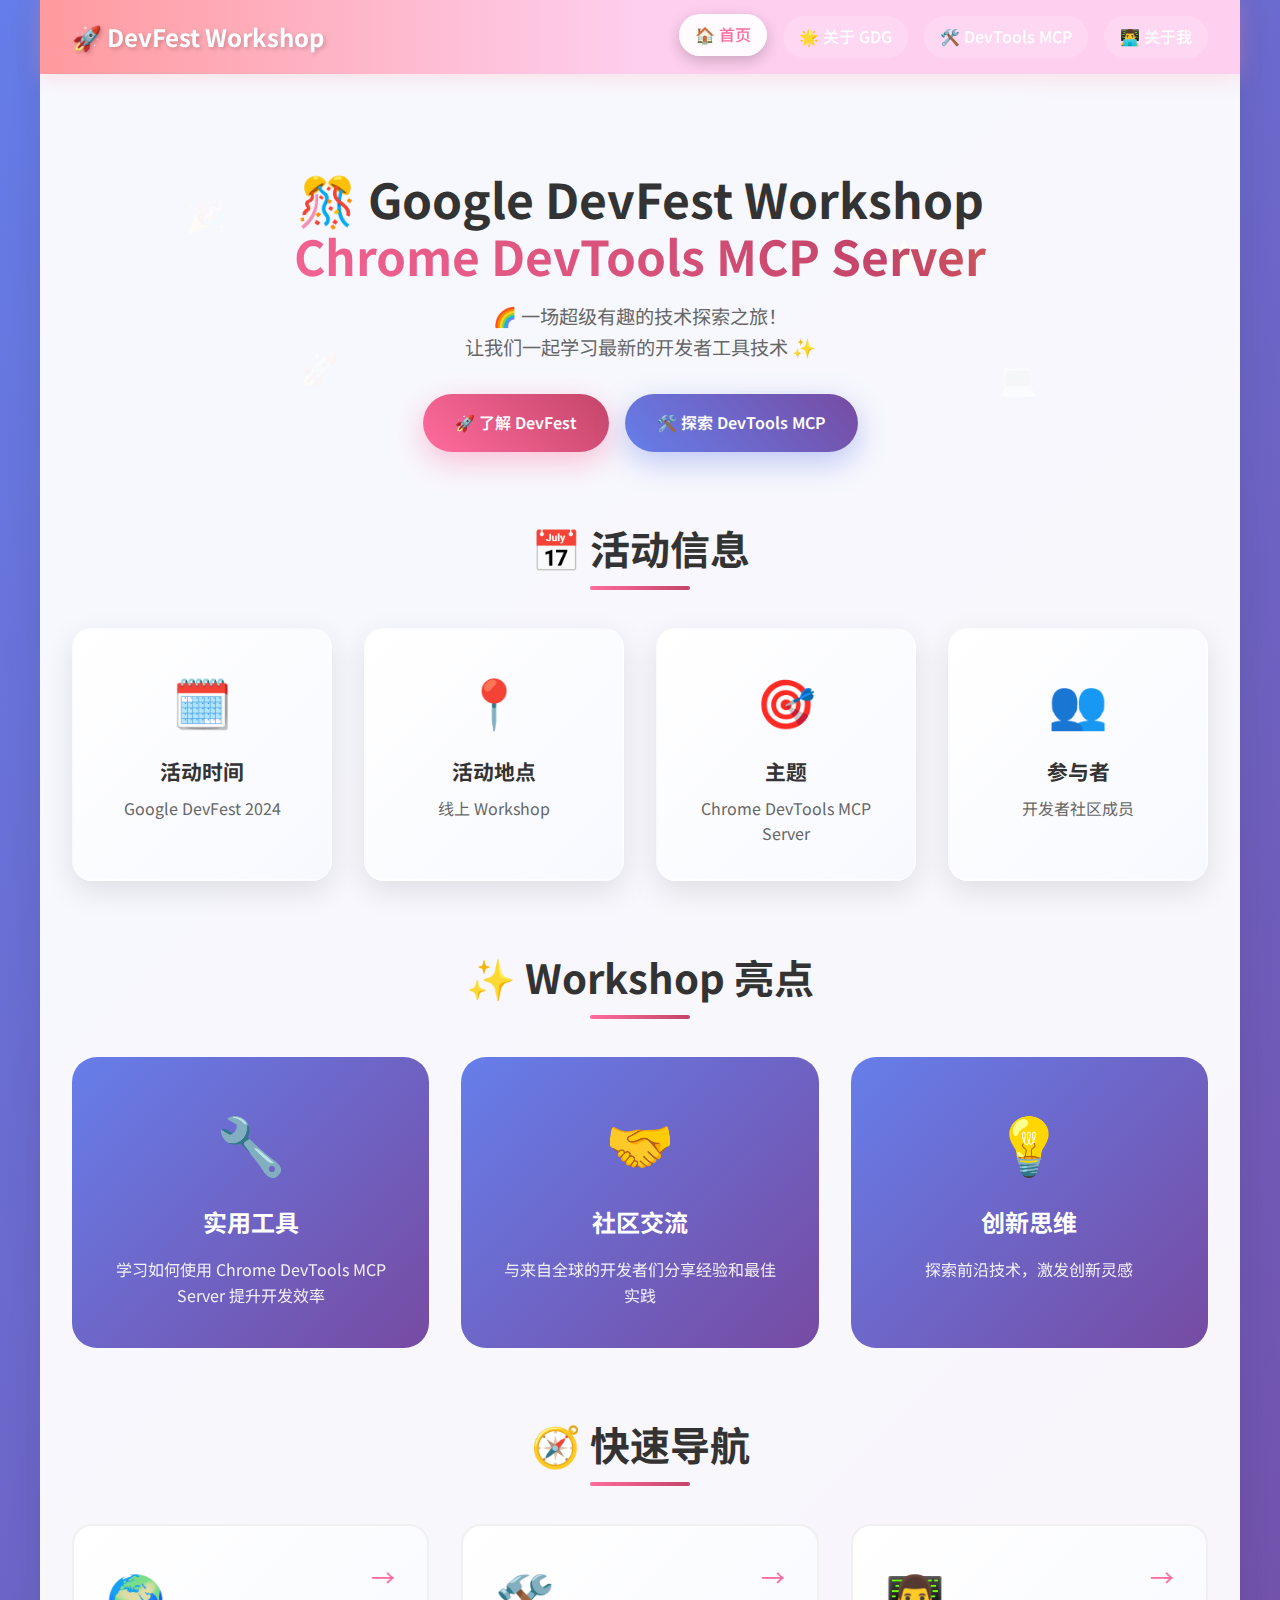
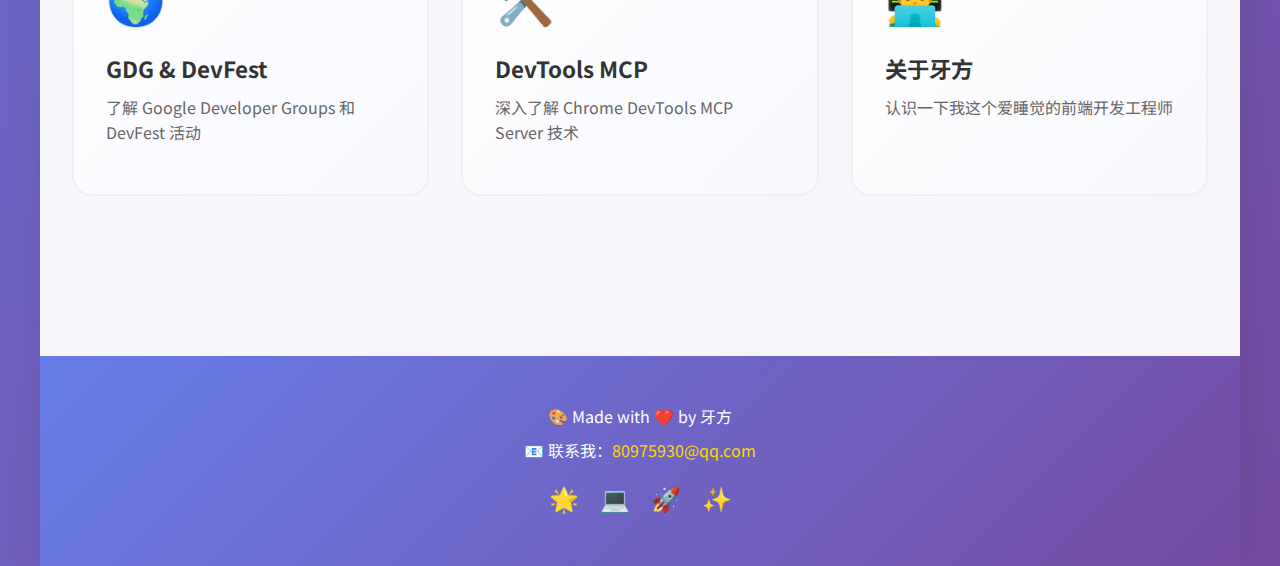
<file: index.html>
<!DOCTYPE html>
<html lang="zh-CN">
<head>
    <meta charset="UTF-8">
    <meta name="viewport" content="width=device-width, initial-scale=1.0">
    <title>🎉 Google DevFest Workshop - Chrome DevTools MCP Server</title>
    <link rel="stylesheet" href="styles.css">
    <link href="https://fonts.googleapis.com/css2?family=Noto+Sans+SC:wght@300;400;500;700&display=swap" rel="stylesheet">
</head>
<body>
    <div class="container">
        <!-- 导航栏 -->
        <nav class="navbar">
            <div class="nav-brand">
                <span class="logo">🚀 DevFest Workshop</span>
            </div>
            <div class="nav-links">
                <a href="index.html" class="nav-link active">🏠 首页</a>
                <a href="gdg.html" class="nav-link">🌟 关于 GDG</a>
                <a href="devtools.html" class="nav-link">🛠️ DevTools MCP</a>
                <a href="profile.html" class="nav-link">👨‍💻 关于我</a>
            </div>
        </nav>

        <!-- 主要内容 -->
        <main class="main-content">
            <!-- 英雄区域 -->
            <section class="hero">
                <div class="hero-content">
                    <h1 class="hero-title">
                        🎊 Google DevFest Workshop
                        <br>
                        <span class="gradient-text">Chrome DevTools MCP Server</span>
                    </h1>
                    <p class="hero-subtitle">
                        🌈 一场超级有趣的技术探索之旅！
                        <br>
                        让我们一起学习最新的开发者工具技术 ✨
                    </p>
                    <div class="hero-buttons">
                        <a href="gdg.html" class="btn btn-primary">🚀 了解 DevFest</a>
                        <a href="devtools.html" class="btn btn-secondary">🛠️ 探索 DevTools MCP</a>
                    </div>
                </div>
                <div class="hero-emoji">
                    <div class="floating-emoji">🎉</div>
                    <div class="floating-emoji">💻</div>
                    <div class="floating-emoji">🌟</div>
                    <div class="floating-emoji">🚀</div>
                    <div class="floating-emoji">✨</div>
                </div>
            </section>

            <!-- 活动信息 -->
            <section class="event-info">
                <h2 class="section-title">📅 活动信息</h2>
                <div class="info-grid">
                    <div class="info-card">
                        <div class="card-icon">🗓️</div>
                        <h3>活动时间</h3>
                        <p>Google DevFest 2024</p>
                    </div>
                    <div class="info-card">
                        <div class="card-icon">📍</div>
                        <h3>活动地点</h3>
                        <p>线上 Workshop</p>
                    </div>
                    <div class="info-card">
                        <div class="card-icon">🎯</div>
                        <h3>主题</h3>
                        <p>Chrome DevTools MCP Server</p>
                    </div>
                    <div class="info-card">
                        <div class="card-icon">👥</div>
                        <h3>参与者</h3>
                        <p>开发者社区成员</p>
                    </div>
                </div>
            </section>

            <!-- 亮点介绍 -->
            <section class="highlights">
                <h2 class="section-title">✨ Workshop 亮点</h2>
                <div class="highlights-grid">
                    <div class="highlight-card">
                        <div class="highlight-icon">🔧</div>
                        <h3>实用工具</h3>
                        <p>学习如何使用 Chrome DevTools MCP Server 提升开发效率</p>
                    </div>
                    <div class="highlight-card">
                        <div class="highlight-icon">🤝</div>
                        <h3>社区交流</h3>
                        <p>与来自全球的开发者们分享经验和最佳实践</p>
                    </div>
                    <div class="highlight-card">
                        <div class="highlight-icon">💡</div>
                        <h3>创新思维</h3>
                        <p>探索前沿技术，激发创新灵感</p>
                    </div>
                </div>
            </section>

            <!-- 快速导航 -->
            <section class="quick-nav">
                <h2 class="section-title">🧭 快速导航</h2>
                <div class="nav-cards">
                    <a href="gdg.html" class="nav-card">
                        <div class="nav-card-icon">🌍</div>
                        <h3>GDG & DevFest</h3>
                        <p>了解 Google Developer Groups 和 DevFest 活动</p>
                        <span class="nav-arrow">→</span>
                    </a>
                    <a href="devtools.html" class="nav-card">
                        <div class="nav-card-icon">🛠️</div>
                        <h3>DevTools MCP</h3>
                        <p>深入了解 Chrome DevTools MCP Server 技术</p>
                        <span class="nav-arrow">→</span>
                    </a>
                    <a href="profile.html" class="nav-card">
                        <div class="nav-card-icon">👨‍💻</div>
                        <h3>关于牙方</h3>
                        <p>认识一下我这个爱睡觉的前端开发工程师</p>
                        <span class="nav-arrow">→</span>
                    </a>
                </div>
            </section>
        </main>

        <!-- 页脚 -->
        <footer class="footer">
            <div class="footer-content">
                <p>🎨 Made with ❤️ by 牙方</p>
                <p>📧 联系我：<a href="mailto:80975930@qq.com">80975930@qq.com</a></p>
                <div class="footer-emojis">
                    <span>🌟</span>
                    <span>💻</span>
                    <span>🚀</span>
                    <span>✨</span>
                </div>
            </div>
        </footer>
    </div>
</body>
</html>
</file>
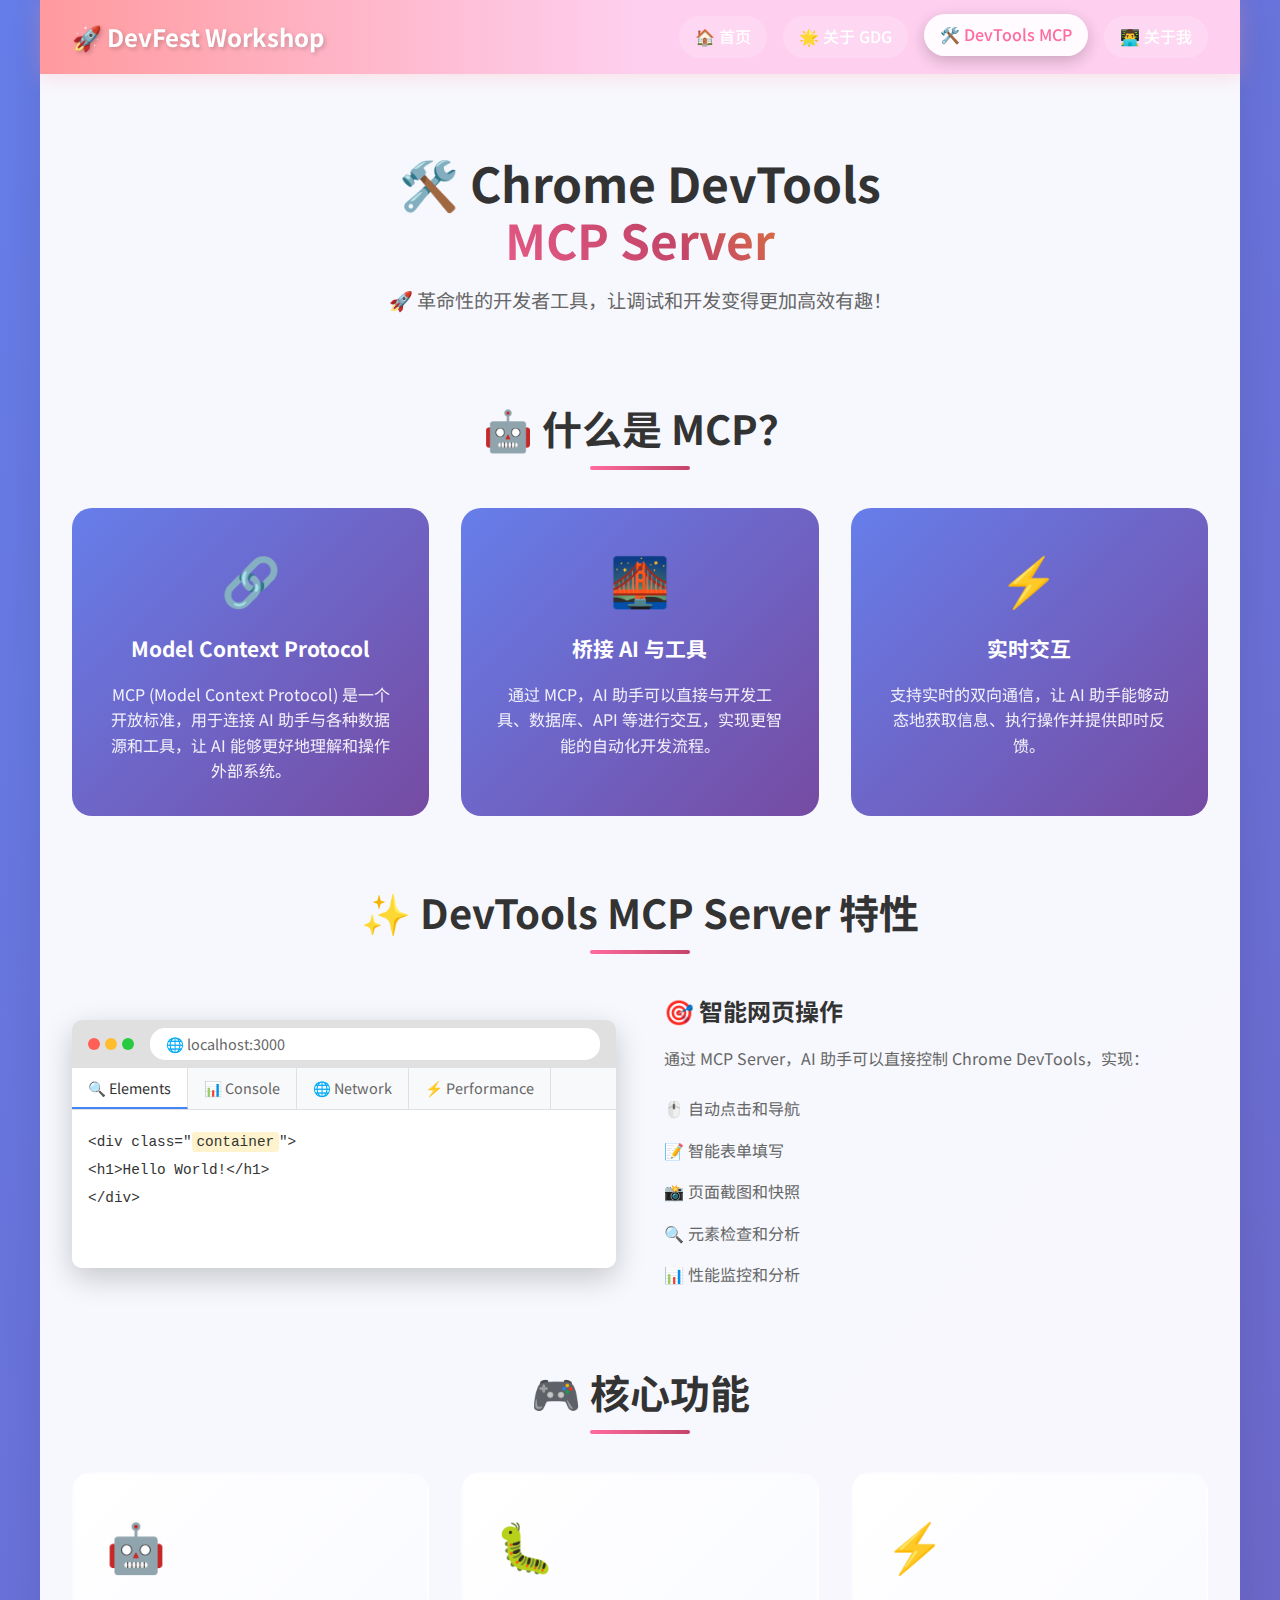
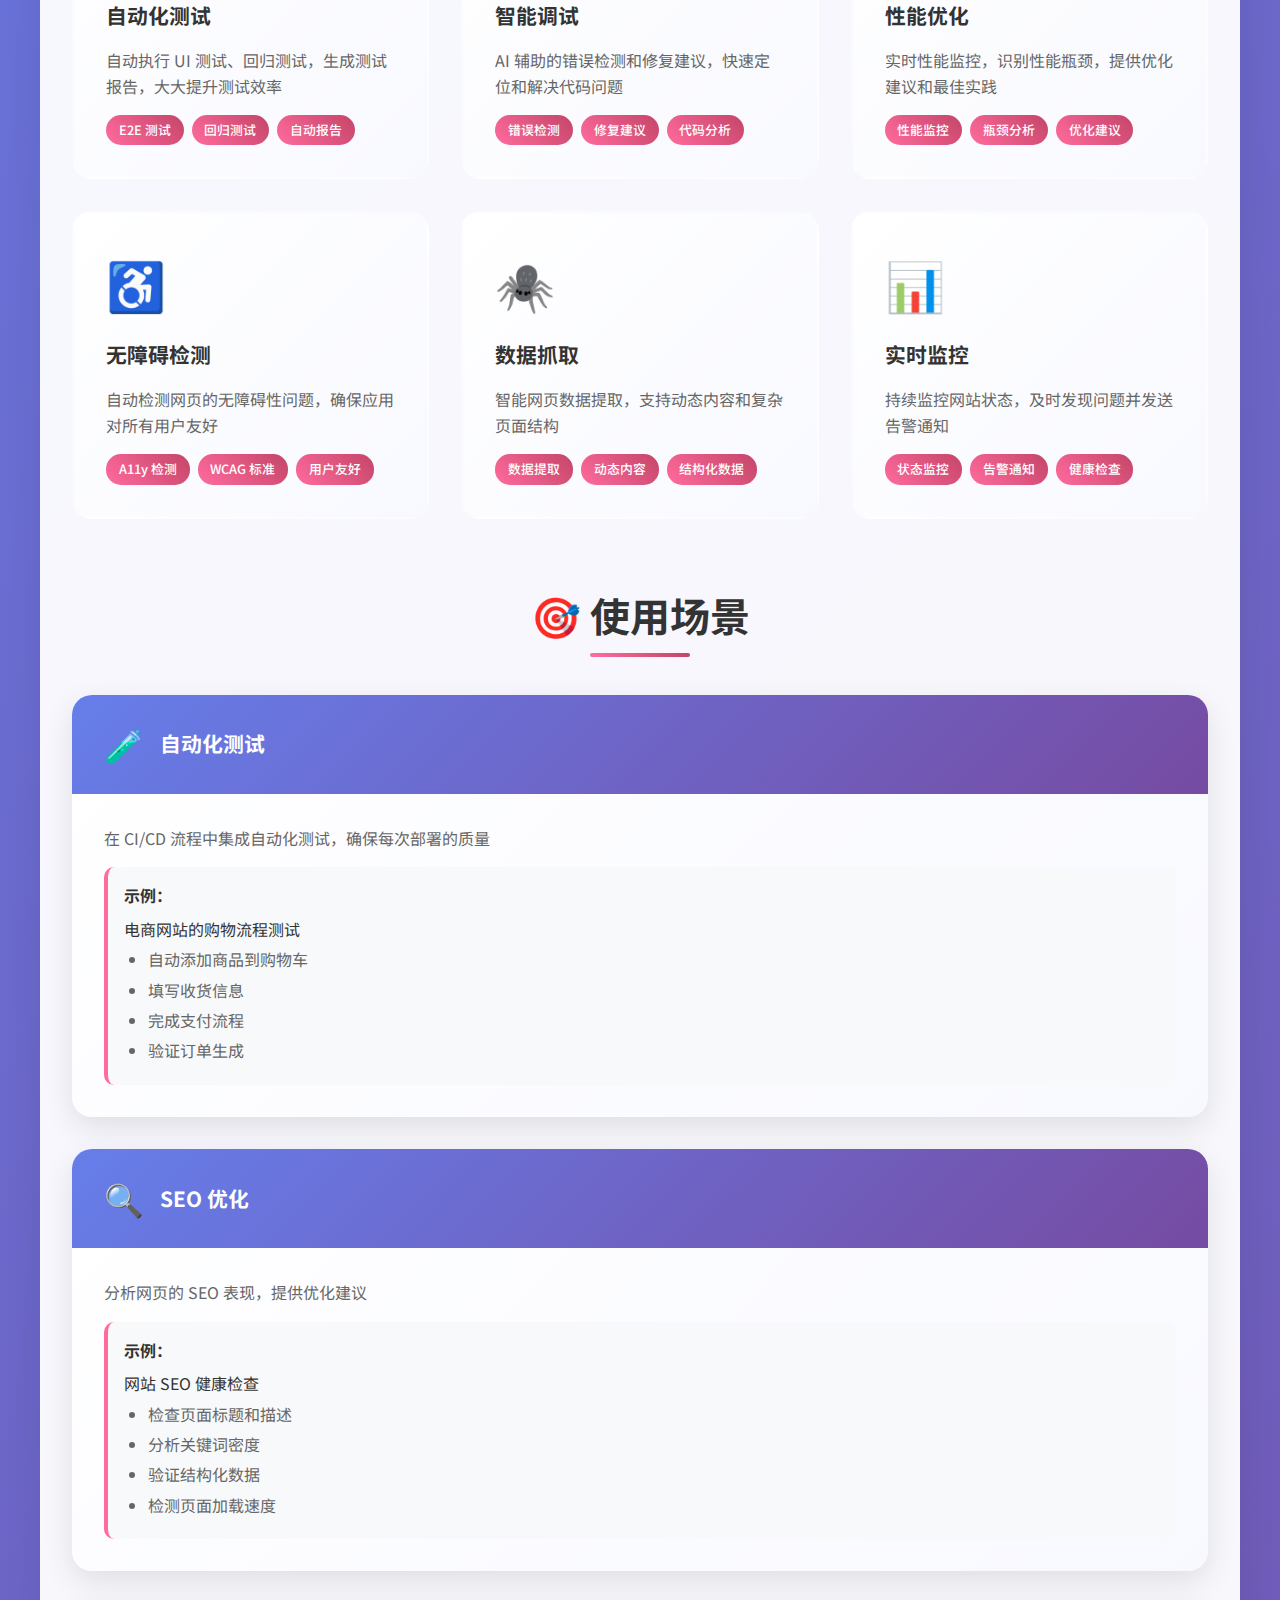
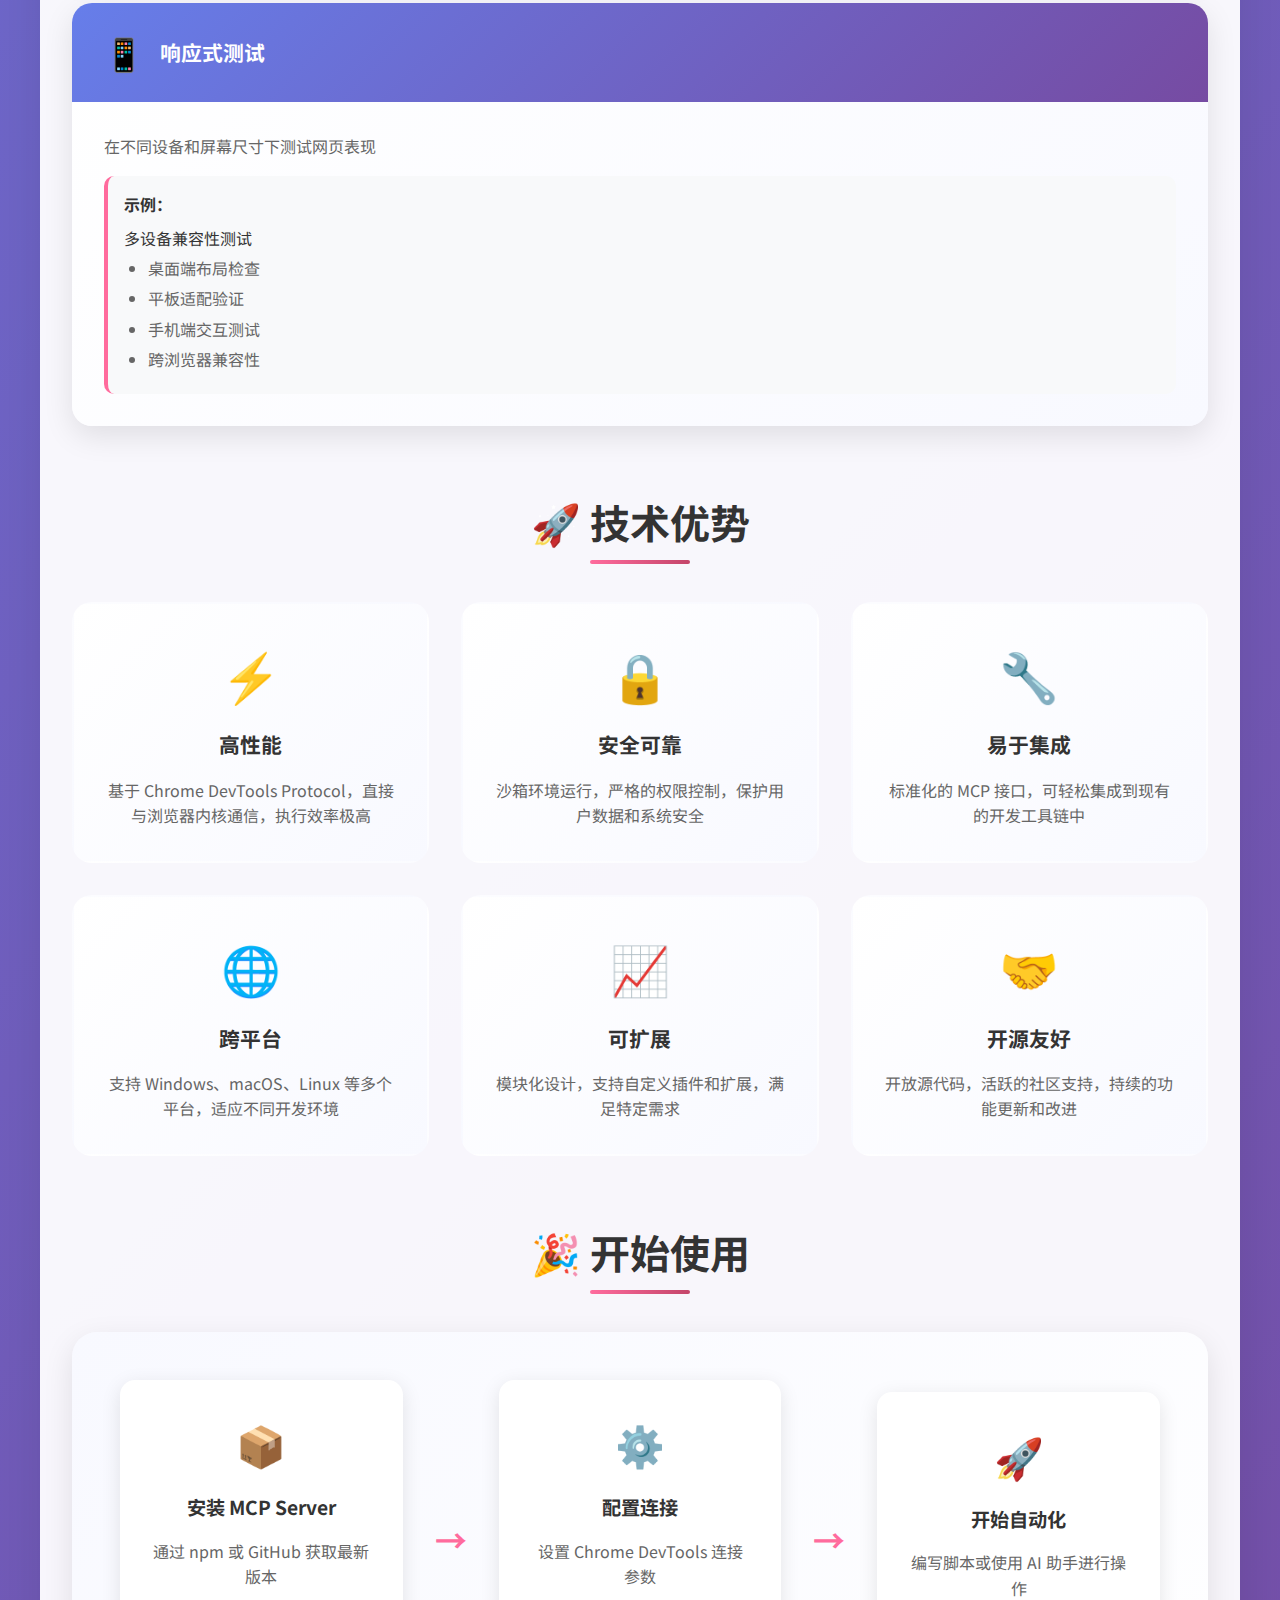
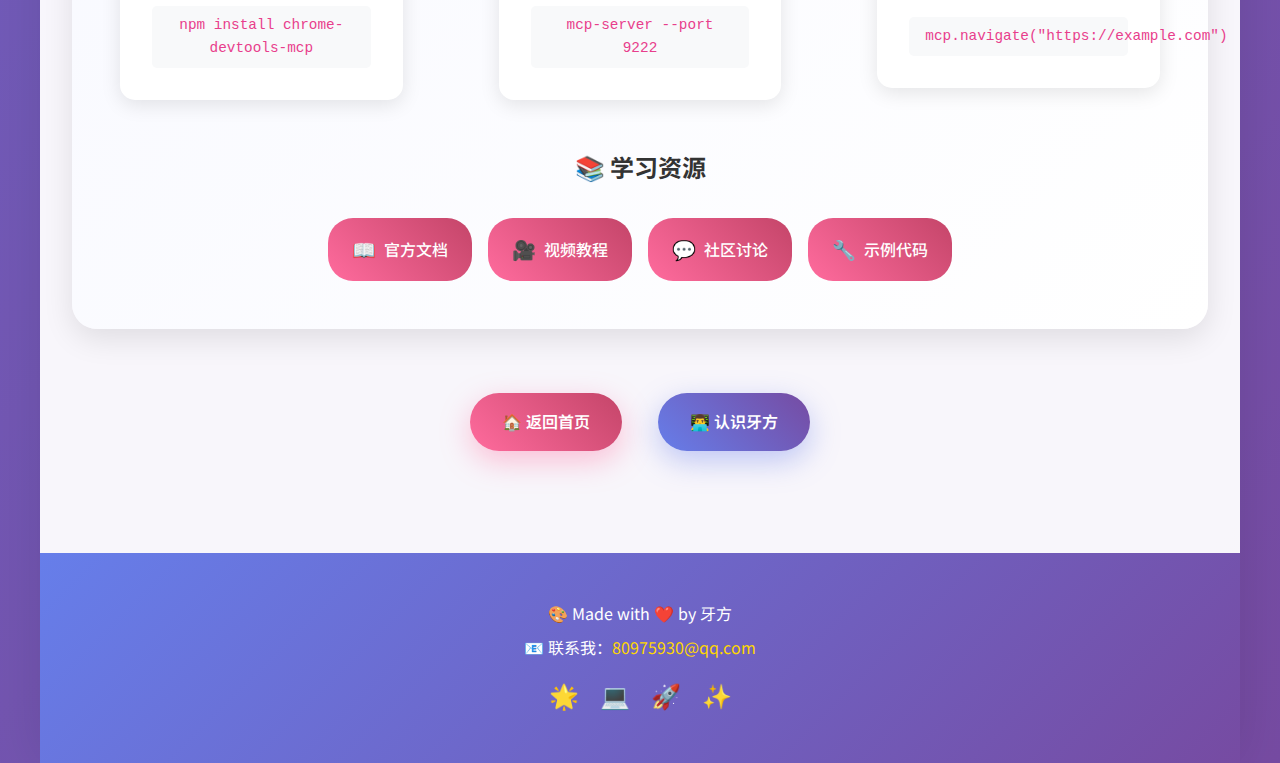
<file: devtools.html>
<!DOCTYPE html>
<html lang="zh-CN">
<head>
    <meta charset="UTF-8">
    <meta name="viewport" content="width=device-width, initial-scale=1.0">
    <title>🛠️ Chrome DevTools MCP Server - 强大的开发者工具</title>
    <link rel="stylesheet" href="styles.css">
    <link href="https://fonts.googleapis.com/css2?family=Noto+Sans+SC:wght@300;400;500;700&display=swap" rel="stylesheet">
</head>
<body>
    <div class="container">
        <!-- 导航栏 -->
        <nav class="navbar">
            <div class="nav-brand">
                <span class="logo">🚀 DevFest Workshop</span>
            </div>
            <div class="nav-links">
                <a href="index.html" class="nav-link">🏠 首页</a>
                <a href="gdg.html" class="nav-link">🌟 关于 GDG</a>
                <a href="devtools.html" class="nav-link active">🛠️ DevTools MCP</a>
                <a href="profile.html" class="nav-link">👨‍💻 关于我</a>
            </div>
        </nav>

        <!-- 主要内容 -->
        <main class="main-content">
            <!-- 页面标题 -->
            <section class="page-header">
                <h1 class="page-title">
                    🛠️ Chrome DevTools
                    <br>
                    <span class="gradient-text">MCP Server</span>
                </h1>
                <p class="page-subtitle">
                    🚀 革命性的开发者工具，让调试和开发变得更加高效有趣！
                </p>
            </section>

            <!-- MCP 简介 -->
            <section class="content-section">
                <h2 class="section-title">🤖 什么是 MCP？</h2>
                <div class="mcp-intro">
                    <div class="intro-content">
                        <div class="intro-card">
                            <div class="card-icon">🔗</div>
                            <h3>Model Context Protocol</h3>
                            <p>MCP (Model Context Protocol) 是一个开放标准，用于连接 AI 助手与各种数据源和工具，让 AI 能够更好地理解和操作外部系统。</p>
                        </div>
                        <div class="intro-card">
                            <div class="card-icon">🌉</div>
                            <h3>桥接 AI 与工具</h3>
                            <p>通过 MCP，AI 助手可以直接与开发工具、数据库、API 等进行交互，实现更智能的自动化开发流程。</p>
                        </div>
                        <div class="intro-card">
                            <div class="card-icon">⚡</div>
                            <h3>实时交互</h3>
                            <p>支持实时的双向通信，让 AI 助手能够动态地获取信息、执行操作并提供即时反馈。</p>
                        </div>
                    </div>
                </div>
            </section>

            <!-- DevTools MCP Server 特性 -->
            <section class="content-section">
                <h2 class="section-title">✨ DevTools MCP Server 特性</h2>
                <div class="features-showcase">
                    <div class="feature-main">
                        <div class="feature-visual">
                            <div class="browser-mockup">
                                <div class="browser-header">
                                    <div class="browser-buttons">
                                        <span class="btn-close"></span>
                                        <span class="btn-minimize"></span>
                                        <span class="btn-maximize"></span>
                                    </div>
                                    <div class="browser-url">🌐 localhost:3000</div>
                                </div>
                                <div class="browser-content">
                                    <div class="devtools-panel">
                                        <div class="panel-tab active">🔍 Elements</div>
                                        <div class="panel-tab">📊 Console</div>
                                        <div class="panel-tab">🌐 Network</div>
                                        <div class="panel-tab">⚡ Performance</div>
                                    </div>
                                    <div class="code-preview">
                                        <div class="code-line">&lt;div class="<span class="highlight">container</span>"&gt;</div>
                                        <div class="code-line">  &lt;h1&gt;Hello World!&lt;/h1&gt;</div>
                                        <div class="code-line">&lt;/div&gt;</div>
                                    </div>
                                </div>
                            </div>
                        </div>
                        <div class="feature-description">
                            <h3>🎯 智能网页操作</h3>
                            <p>通过 MCP Server，AI 助手可以直接控制 Chrome DevTools，实现：</p>
                            <ul class="feature-list">
                                <li>🖱️ 自动点击和导航</li>
                                <li>📝 智能表单填写</li>
                                <li>📸 页面截图和快照</li>
                                <li>🔍 元素检查和分析</li>
                                <li>📊 性能监控和分析</li>
                            </ul>
                        </div>
                    </div>
                </div>
            </section>

            <!-- 核心功能 -->
            <section class="content-section">
                <h2 class="section-title">🎮 核心功能</h2>
                <div class="functions-grid">
                    <div class="function-card automation">
                        <div class="function-icon">🤖</div>
                        <h3>自动化测试</h3>
                        <p>自动执行 UI 测试、回归测试，生成测试报告，大大提升测试效率</p>
                        <div class="function-tags">
                            <span class="tag">E2E 测试</span>
                            <span class="tag">回归测试</span>
                            <span class="tag">自动报告</span>
                        </div>
                    </div>
                    <div class="function-card debugging">
                        <div class="function-icon">🐛</div>
                        <h3>智能调试</h3>
                        <p>AI 辅助的错误检测和修复建议，快速定位和解决代码问题</p>
                        <div class="function-tags">
                            <span class="tag">错误检测</span>
                            <span class="tag">修复建议</span>
                            <span class="tag">代码分析</span>
                        </div>
                    </div>
                    <div class="function-card performance">
                        <div class="function-icon">⚡</div>
                        <h3>性能优化</h3>
                        <p>实时性能监控，识别性能瓶颈，提供优化建议和最佳实践</p>
                        <div class="function-tags">
                            <span class="tag">性能监控</span>
                            <span class="tag">瓶颈分析</span>
                            <span class="tag">优化建议</span>
                        </div>
                    </div>
                    <div class="function-card accessibility">
                        <div class="function-icon">♿</div>
                        <h3>无障碍检测</h3>
                        <p>自动检测网页的无障碍性问题，确保应用对所有用户友好</p>
                        <div class="function-tags">
                            <span class="tag">A11y 检测</span>
                            <span class="tag">WCAG 标准</span>
                            <span class="tag">用户友好</span>
                        </div>
                    </div>
                    <div class="function-card scraping">
                        <div class="function-icon">🕷️</div>
                        <h3>数据抓取</h3>
                        <p>智能网页数据提取，支持动态内容和复杂页面结构</p>
                        <div class="function-tags">
                            <span class="tag">数据提取</span>
                            <span class="tag">动态内容</span>
                            <span class="tag">结构化数据</span>
                        </div>
                    </div>
                    <div class="function-card monitoring">
                        <div class="function-icon">📊</div>
                        <h3>实时监控</h3>
                        <p>持续监控网站状态，及时发现问题并发送告警通知</p>
                        <div class="function-tags">
                            <span class="tag">状态监控</span>
                            <span class="tag">告警通知</span>
                            <span class="tag">健康检查</span>
                        </div>
                    </div>
                </div>
            </section>

            <!-- 使用场景 -->
            <section class="content-section">
                <h2 class="section-title">🎯 使用场景</h2>
                <div class="scenarios-container">
                    <div class="scenario-card">
                        <div class="scenario-header">
                            <div class="scenario-icon">🧪</div>
                            <h3>自动化测试</h3>
                        </div>
                        <div class="scenario-content">
                            <p>在 CI/CD 流程中集成自动化测试，确保每次部署的质量</p>
                            <div class="scenario-example">
                                <strong>示例：</strong> 电商网站的购物流程测试
                                <ul>
                                    <li>自动添加商品到购物车</li>
                                    <li>填写收货信息</li>
                                    <li>完成支付流程</li>
                                    <li>验证订单生成</li>
                                </ul>
                            </div>
                        </div>
                    </div>
                    <div class="scenario-card">
                        <div class="scenario-header">
                            <div class="scenario-icon">🔍</div>
                            <h3>SEO 优化</h3>
                        </div>
                        <div class="scenario-content">
                            <p>分析网页的 SEO 表现，提供优化建议</p>
                            <div class="scenario-example">
                                <strong>示例：</strong> 网站 SEO 健康检查
                                <ul>
                                    <li>检查页面标题和描述</li>
                                    <li>分析关键词密度</li>
                                    <li>验证结构化数据</li>
                                    <li>检测页面加载速度</li>
                                </ul>
                            </div>
                        </div>
                    </div>
                    <div class="scenario-card">
                        <div class="scenario-header">
                            <div class="scenario-icon">📱</div>
                            <h3>响应式测试</h3>
                        </div>
                        <div class="scenario-content">
                            <p>在不同设备和屏幕尺寸下测试网页表现</p>
                            <div class="scenario-example">
                                <strong>示例：</strong> 多设备兼容性测试
                                <ul>
                                    <li>桌面端布局检查</li>
                                    <li>平板适配验证</li>
                                    <li>手机端交互测试</li>
                                    <li>跨浏览器兼容性</li>
                                </ul>
                            </div>
                        </div>
                    </div>
                </div>
            </section>

            <!-- 技术优势 -->
            <section class="content-section">
                <h2 class="section-title">🚀 技术优势</h2>
                <div class="advantages-grid">
                    <div class="advantage-item">
                        <div class="advantage-icon">⚡</div>
                        <h3>高性能</h3>
                        <p>基于 Chrome DevTools Protocol，直接与浏览器内核通信，执行效率极高</p>
                    </div>
                    <div class="advantage-item">
                        <div class="advantage-icon">🔒</div>
                        <h3>安全可靠</h3>
                        <p>沙箱环境运行，严格的权限控制，保护用户数据和系统安全</p>
                    </div>
                    <div class="advantage-item">
                        <div class="advantage-icon">🔧</div>
                        <h3>易于集成</h3>
                        <p>标准化的 MCP 接口，可轻松集成到现有的开发工具链中</p>
                    </div>
                    <div class="advantage-item">
                        <div class="advantage-icon">🌐</div>
                        <h3>跨平台</h3>
                        <p>支持 Windows、macOS、Linux 等多个平台，适应不同开发环境</p>
                    </div>
                    <div class="advantage-item">
                        <div class="advantage-icon">📈</div>
                        <h3>可扩展</h3>
                        <p>模块化设计，支持自定义插件和扩展，满足特定需求</p>
                    </div>
                    <div class="advantage-item">
                        <div class="advantage-icon">🤝</div>
                        <h3>开源友好</h3>
                        <p>开放源代码，活跃的社区支持，持续的功能更新和改进</p>
                    </div>
                </div>
            </section>

            <!-- 开始使用 -->
            <section class="content-section">
                <h2 class="section-title">🎉 开始使用</h2>
                <div class="getting-started">
                    <div class="start-steps">
                        <div class="step-item">
                            <div class="step-icon">📦</div>
                            <h3>安装 MCP Server</h3>
                            <p>通过 npm 或 GitHub 获取最新版本</p>
                            <code>npm install chrome-devtools-mcp</code>
                        </div>
                        <div class="step-arrow">→</div>
                        <div class="step-item">
                            <div class="step-icon">⚙️</div>
                            <h3>配置连接</h3>
                            <p>设置 Chrome DevTools 连接参数</p>
                            <code>mcp-server --port 9222</code>
                        </div>
                        <div class="step-arrow">→</div>
                        <div class="step-item">
                            <div class="step-icon">🚀</div>
                            <h3>开始自动化</h3>
                            <p>编写脚本或使用 AI 助手进行操作</p>
                            <code>mcp.navigate("https://example.com")</code>
                        </div>
                    </div>
                    <div class="start-resources">
                        <h3>📚 学习资源</h3>
                        <div class="resource-links">
                            <a href="#" class="resource-link">
                                <span class="resource-icon">📖</span>
                                <span>官方文档</span>
                            </a>
                            <a href="#" class="resource-link">
                                <span class="resource-icon">🎥</span>
                                <span>视频教程</span>
                            </a>
                            <a href="#" class="resource-link">
                                <span class="resource-icon">💬</span>
                                <span>社区讨论</span>
                            </a>
                            <a href="#" class="resource-link">
                                <span class="resource-icon">🔧</span>
                                <span>示例代码</span>
                            </a>
                        </div>
                    </div>
                </div>
            </section>

            <!-- 返回导航 -->
            <section class="back-navigation">
                <a href="index.html" class="btn btn-primary">🏠 返回首页</a>
                <a href="profile.html" class="btn btn-secondary">👨‍💻 认识牙方</a>
            </section>
        </main>

        <!-- 页脚 -->
        <footer class="footer">
            <div class="footer-content">
                <p>🎨 Made with ❤️ by 牙方</p>
                <p>📧 联系我：<a href="mailto:80975930@qq.com">80975930@qq.com</a></p>
                <div class="footer-emojis">
                    <span>🌟</span>
                    <span>💻</span>
                    <span>🚀</span>
                    <span>✨</span>
                </div>
            </div>
        </footer>
    </div>

    <style>
        /* DevTools 页面特定样式 */
        .page-header {
            text-align: center;
            padding: 3rem 0;
            margin-bottom: 2rem;
        }

        .page-title {
            font-size: 3rem;
            margin-bottom: 1rem;
            color: #333;
            line-height: 1.2;
        }

        .page-subtitle {
            font-size: 1.2rem;
            color: #666;
            max-width: 600px;
            margin: 0 auto;
        }

        .content-section {
            margin-bottom: 4rem;
        }

        .mcp-intro {
            margin-bottom: 2rem;
        }

        .intro-content {
            display: grid;
            grid-template-columns: repeat(auto-fit, minmax(300px, 1fr));
            gap: 2rem;
        }

        .intro-card {
            background: linear-gradient(135deg, #667eea 0%, #764ba2 100%);
            color: white;
            padding: 2rem;
            border-radius: 20px;
            text-align: center;
            transition: all 0.3s ease;
        }

        .intro-card:hover {
            transform: translateY(-10px);
            box-shadow: 0 20px 40px rgba(102, 126, 234, 0.3);
        }

        .intro-card .card-icon {
            font-size: 3rem;
            margin-bottom: 1rem;
        }

        .intro-card h3 {
            font-size: 1.3rem;
            margin-bottom: 1rem;
        }

        .intro-card p {
            font-size: 1rem;
            opacity: 0.9;
            line-height: 1.6;
        }

        .features-showcase {
            margin-bottom: 2rem;
        }

        .feature-main {
            display: grid;
            grid-template-columns: 1fr 1fr;
            gap: 3rem;
            align-items: center;
        }

        .browser-mockup {
            background: #f5f5f5;
            border-radius: 10px;
            overflow: hidden;
            box-shadow: 0 10px 30px rgba(0, 0, 0, 0.2);
        }

        .browser-header {
            background: #e0e0e0;
            padding: 0.5rem 1rem;
            display: flex;
            align-items: center;
            gap: 1rem;
        }

        .browser-buttons {
            display: flex;
            gap: 0.3rem;
        }

        .browser-buttons span {
            width: 12px;
            height: 12px;
            border-radius: 50%;
        }

        .btn-close { background: #ff5f57; }
        .btn-minimize { background: #ffbd2e; }
        .btn-maximize { background: #28ca42; }

        .browser-url {
            background: white;
            padding: 0.3rem 1rem;
            border-radius: 15px;
            font-size: 0.9rem;
            color: #666;
            flex: 1;
        }

        .browser-content {
            background: white;
            min-height: 200px;
        }

        .devtools-panel {
            background: #f8f9fa;
            display: flex;
            border-bottom: 1px solid #e0e0e0;
        }

        .panel-tab {
            padding: 0.5rem 1rem;
            font-size: 0.9rem;
            color: #666;
            border-right: 1px solid #e0e0e0;
            cursor: pointer;
        }

        .panel-tab.active {
            background: white;
            color: #333;
            border-bottom: 2px solid #4285f4;
        }

        .code-preview {
            padding: 1rem;
            font-family: 'Courier New', monospace;
            font-size: 0.9rem;
        }

        .code-line {
            margin: 0.3rem 0;
            color: #333;
        }

        .highlight {
            background: #fff3cd;
            padding: 0.1rem 0.3rem;
            border-radius: 3px;
        }

        .feature-description h3 {
            color: #333;
            margin-bottom: 1rem;
            font-size: 1.5rem;
        }

        .feature-description p {
            color: #666;
            margin-bottom: 1rem;
            line-height: 1.6;
        }

        .feature-list {
            list-style: none;
            padding: 0;
        }

        .feature-list li {
            padding: 0.5rem 0;
            color: #666;
            line-height: 1.6;
        }

        .functions-grid {
            display: grid;
            grid-template-columns: repeat(auto-fit, minmax(350px, 1fr));
            gap: 2rem;
        }

        .function-card {
            background: linear-gradient(135deg, #fff 0%, #f8f9ff 100%);
            padding: 2rem;
            border-radius: 20px;
            transition: all 0.3s ease;
            border: 2px solid transparent;
            position: relative;
            overflow: hidden;
        }

        .function-card::before {
            content: '';
            position: absolute;
            top: 0;
            left: -100%;
            width: 100%;
            height: 100%;
            background: linear-gradient(90deg, transparent, rgba(255, 107, 157, 0.1), transparent);
            transition: all 0.5s ease;
        }

        .function-card:hover::before {
            left: 100%;
        }

        .function-card:hover {
            transform: translateY(-10px);
            box-shadow: 0 20px 40px rgba(0, 0, 0, 0.15);
            border-color: #ff6b9d;
        }

        .function-icon {
            font-size: 3rem;
            margin-bottom: 1rem;
        }

        .function-card h3 {
            color: #333;
            margin-bottom: 1rem;
            font-size: 1.3rem;
        }

        .function-card p {
            color: #666;
            margin-bottom: 1rem;
            line-height: 1.6;
        }

        .function-tags {
            display: flex;
            flex-wrap: wrap;
            gap: 0.5rem;
        }

        .tag {
            background: linear-gradient(45deg, #ff6b9d, #c44569);
            color: white;
            padding: 0.3rem 0.8rem;
            border-radius: 15px;
            font-size: 0.8rem;
            font-weight: 500;
        }

        .scenarios-container {
            display: grid;
            gap: 2rem;
        }

        .scenario-card {
            background: linear-gradient(135deg, #fff 0%, #f8f9ff 100%);
            border-radius: 20px;
            overflow: hidden;
            box-shadow: 0 10px 30px rgba(0, 0, 0, 0.1);
            transition: all 0.3s ease;
        }

        .scenario-card:hover {
            transform: translateY(-5px);
            box-shadow: 0 15px 40px rgba(0, 0, 0, 0.15);
        }

        .scenario-header {
            background: linear-gradient(135deg, #667eea 0%, #764ba2 100%);
            color: white;
            padding: 1.5rem 2rem;
            display: flex;
            align-items: center;
            gap: 1rem;
        }

        .scenario-icon {
            font-size: 2rem;
        }

        .scenario-header h3 {
            font-size: 1.3rem;
            margin: 0;
        }

        .scenario-content {
            padding: 2rem;
        }

        .scenario-content p {
            color: #666;
            margin-bottom: 1rem;
            line-height: 1.6;
        }

        .scenario-example {
            background: #f8f9fa;
            padding: 1rem;
            border-radius: 10px;
            border-left: 4px solid #ff6b9d;
        }

        .scenario-example strong {
            color: #333;
            display: block;
            margin-bottom: 0.5rem;
        }

        .scenario-example ul {
            margin: 0;
            padding-left: 1.5rem;
            color: #666;
        }

        .scenario-example li {
            margin: 0.3rem 0;
        }

        .advantages-grid {
            display: grid;
            grid-template-columns: repeat(auto-fit, minmax(300px, 1fr));
            gap: 2rem;
        }

        .advantage-item {
            background: linear-gradient(135deg, #fff 0%, #f8f9ff 100%);
            padding: 2rem;
            border-radius: 20px;
            text-align: center;
            transition: all 0.3s ease;
            border: 2px solid transparent;
        }

        .advantage-item:hover {
            transform: translateY(-10px);
            box-shadow: 0 20px 40px rgba(0, 0, 0, 0.15);
            border-color: #ff6b9d;
        }

        .advantage-icon {
            font-size: 3rem;
            margin-bottom: 1rem;
        }

        .advantage-item h3 {
            color: #333;
            margin-bottom: 1rem;
            font-size: 1.3rem;
        }

        .advantage-item p {
            color: #666;
            line-height: 1.6;
        }

        .getting-started {
            background: linear-gradient(135deg, #f8f9ff 0%, #fff 100%);
            padding: 3rem;
            border-radius: 25px;
            box-shadow: 0 10px 30px rgba(0, 0, 0, 0.1);
        }

        .start-steps {
            display: flex;
            align-items: center;
            justify-content: center;
            gap: 2rem;
            margin-bottom: 3rem;
            flex-wrap: wrap;
        }

        .step-item {
            background: white;
            padding: 2rem;
            border-radius: 15px;
            text-align: center;
            box-shadow: 0 5px 20px rgba(0, 0, 0, 0.1);
            flex: 1;
            min-width: 250px;
            max-width: 300px;
        }

        .step-icon {
            font-size: 2.5rem;
            margin-bottom: 1rem;
        }

        .step-item h3 {
            color: #333;
            margin-bottom: 1rem;
            font-size: 1.2rem;
        }

        .step-item p {
            color: #666;
            margin-bottom: 1rem;
            line-height: 1.6;
        }

        .step-item code {
            background: #f8f9fa;
            padding: 0.5rem 1rem;
            border-radius: 5px;
            font-family: 'Courier New', monospace;
            font-size: 0.9rem;
            color: #e83e8c;
            display: block;
            margin-top: 0.5rem;
        }

        .step-arrow {
            font-size: 2rem;
            color: #ff6b9d;
            font-weight: bold;
        }

        .start-resources {
            text-align: center;
        }

        .start-resources h3 {
            color: #333;
            margin-bottom: 2rem;
            font-size: 1.5rem;
        }

        .resource-links {
            display: flex;
            justify-content: center;
            gap: 1rem;
            flex-wrap: wrap;
        }

        .resource-link {
            background: linear-gradient(45deg, #ff6b9d, #c44569);
            color: white;
            text-decoration: none;
            padding: 1rem 1.5rem;
            border-radius: 25px;
            display: flex;
            align-items: center;
            gap: 0.5rem;
            transition: all 0.3s ease;
            font-weight: 500;
        }

        .resource-link:hover {
            transform: translateY(-3px);
            box-shadow: 0 10px 25px rgba(255, 107, 157, 0.4);
        }

        .resource-icon {
            font-size: 1.2rem;
        }

        .back-navigation {
            text-align: center;
            margin-top: 3rem;
        }

        .back-navigation .btn {
            margin: 0 1rem;
        }

        /* 响应式设计 */
        @media (max-width: 768px) {
            .feature-main {
                grid-template-columns: 1fr;
                text-align: center;
            }

            .start-steps {
                flex-direction: column;
            }

            .step-arrow {
                transform: rotate(90deg);
            }

            .resource-links {
                flex-direction: column;
                align-items: center;
            }

            .page-title {
                font-size: 2rem;
            }
        }
    </style>
</body>
</html>
</file>
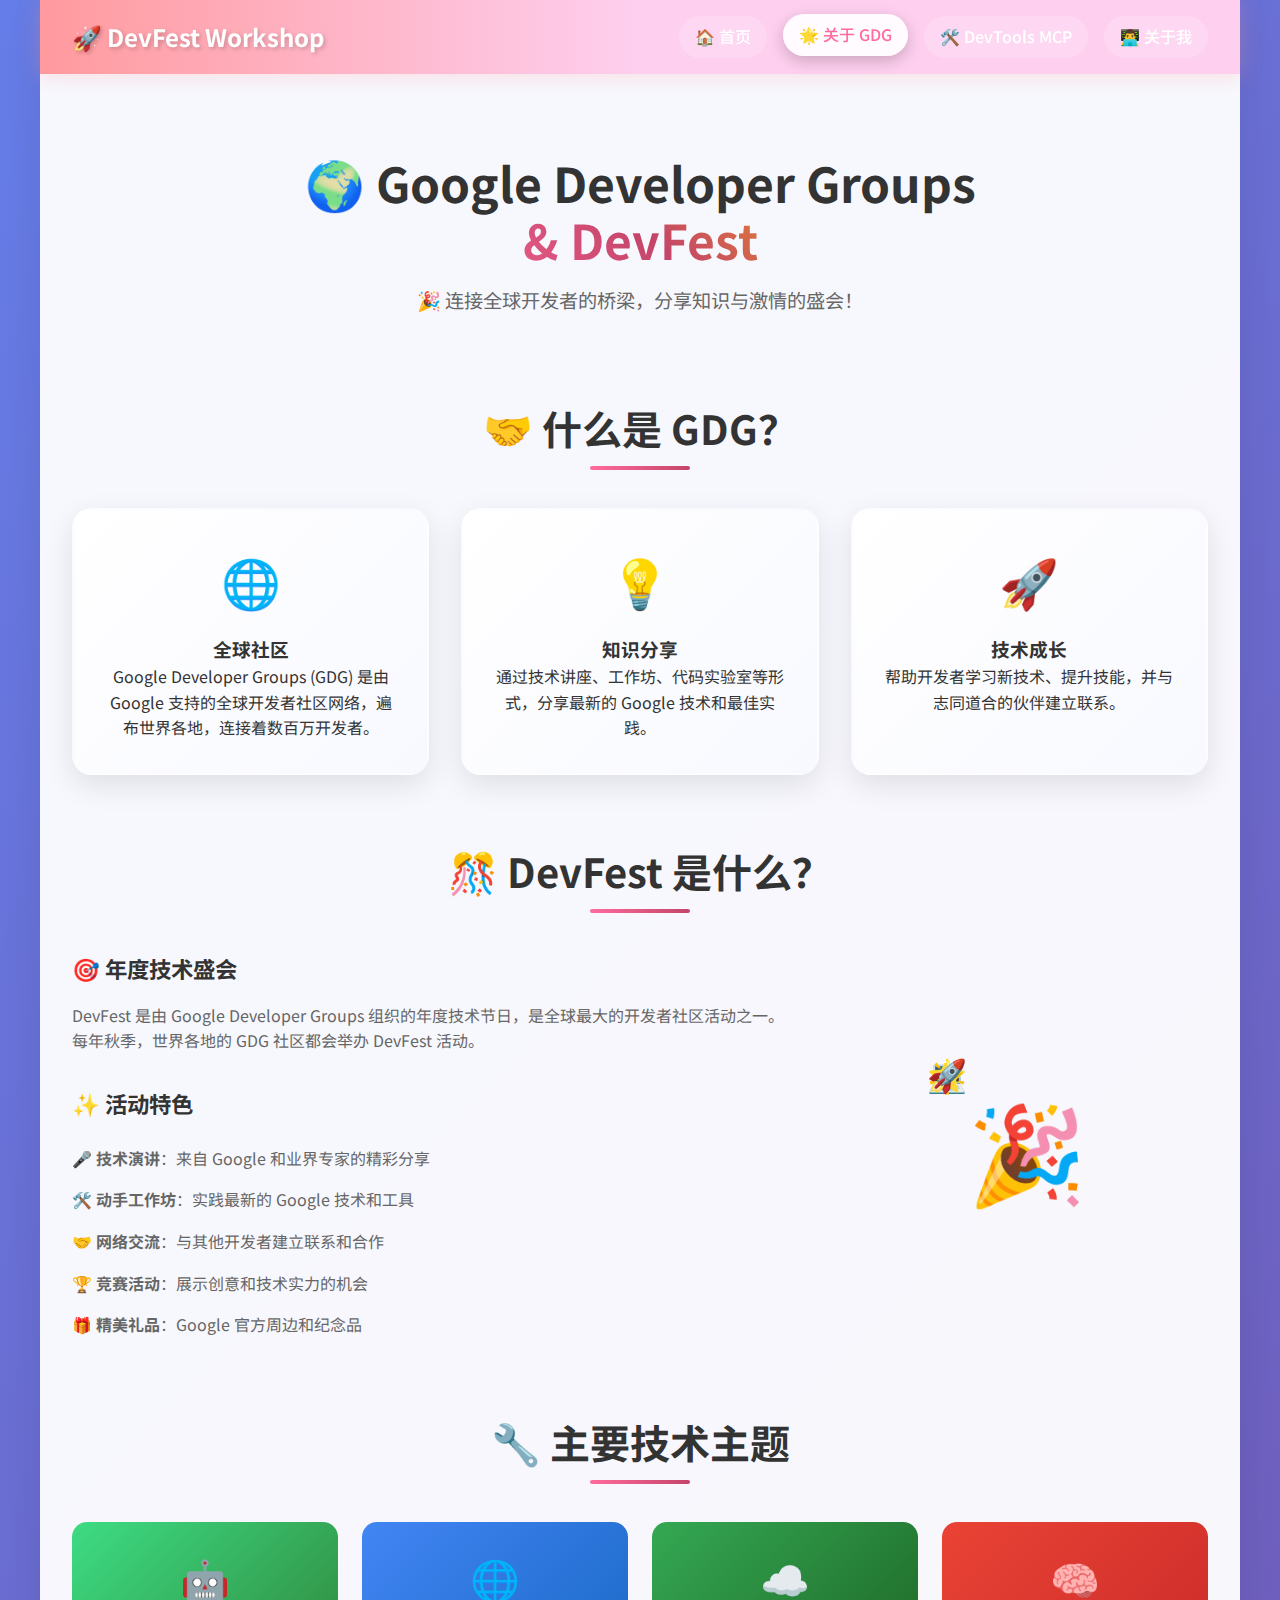
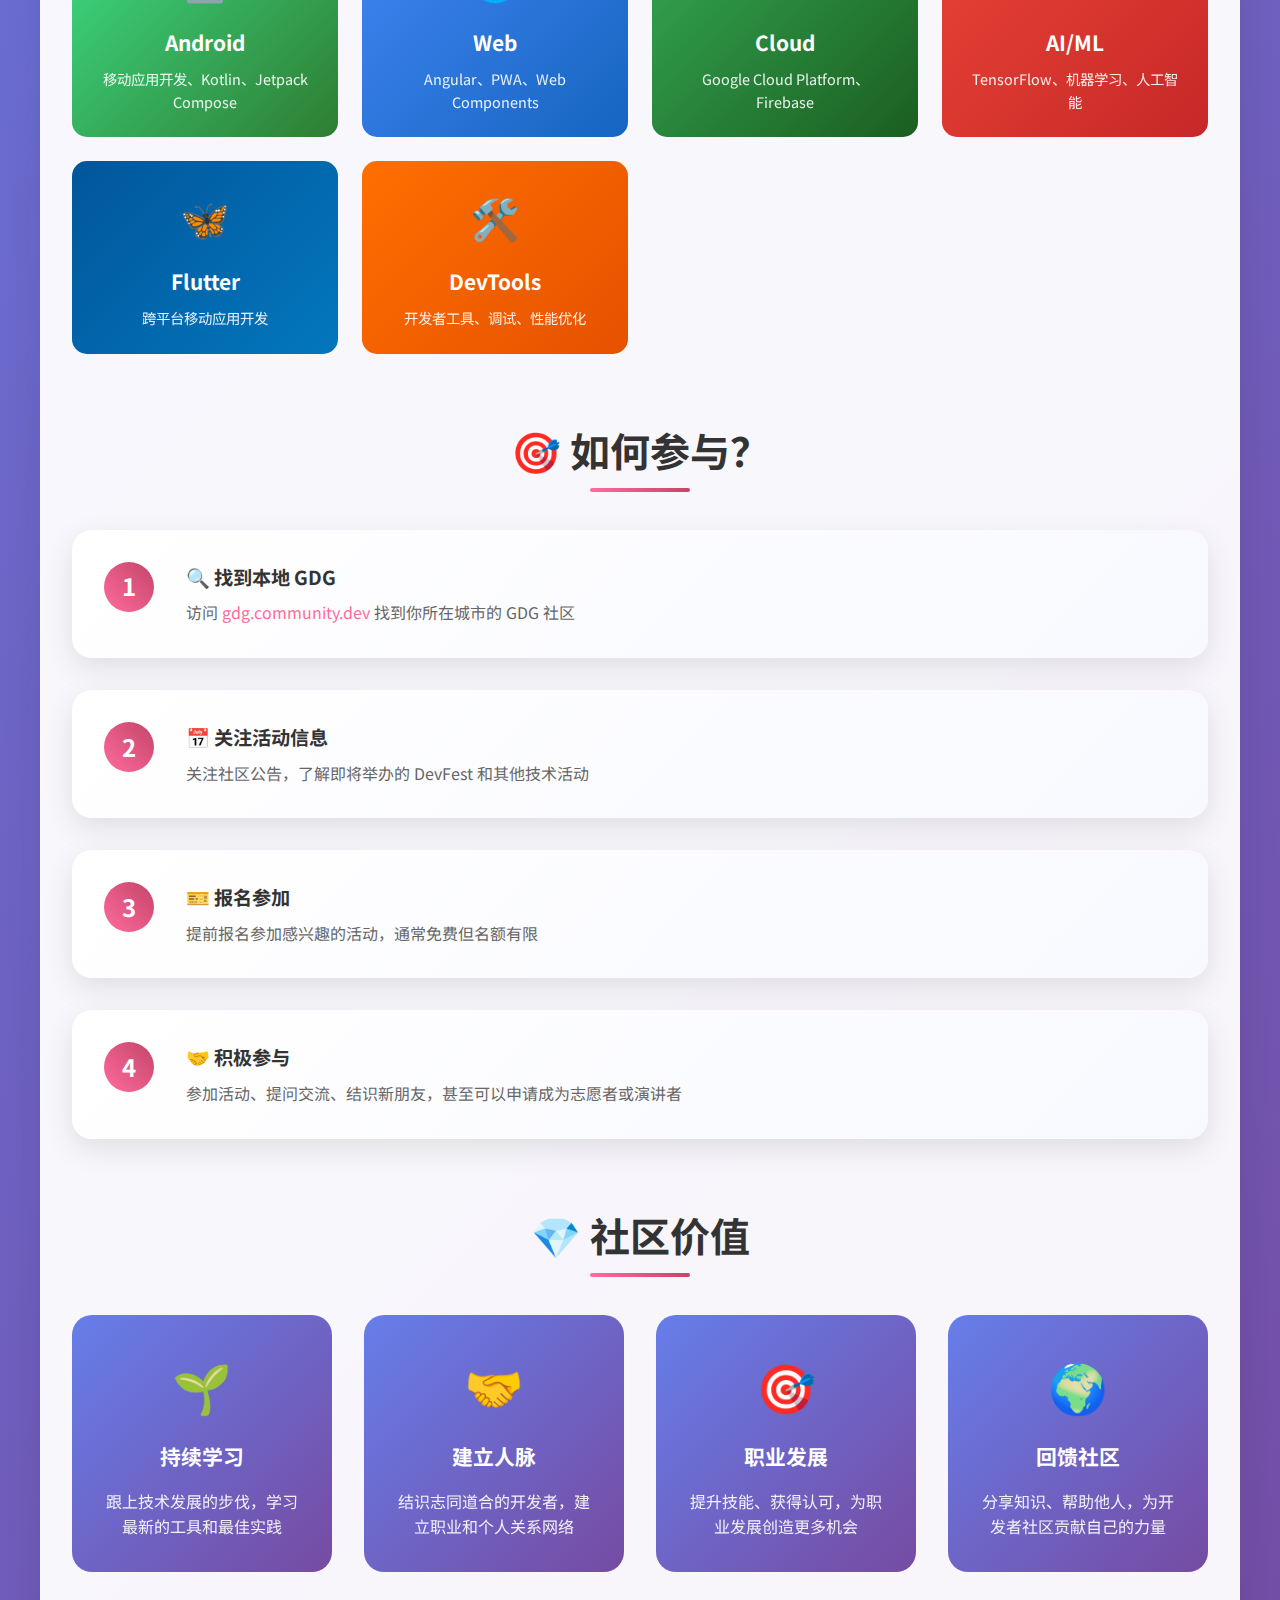
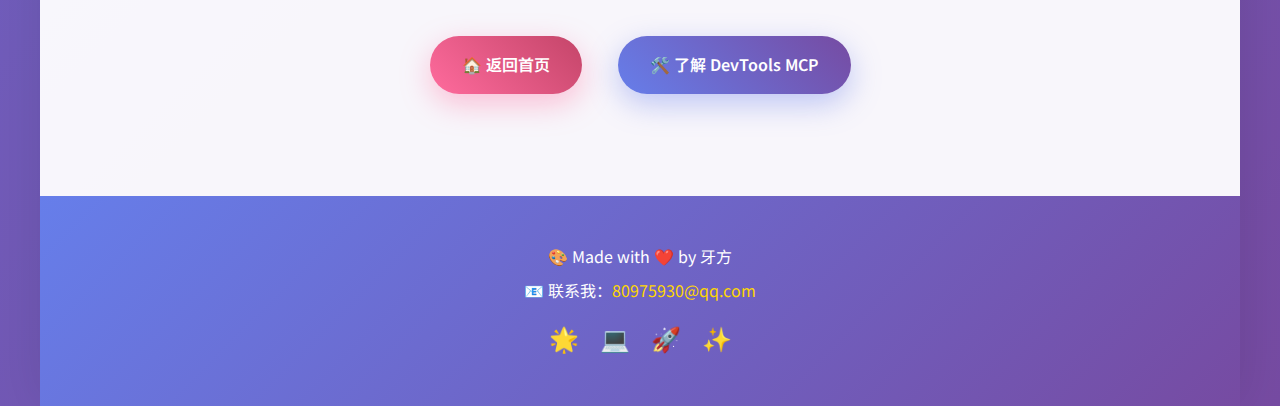
<file: gdg.html>
<!DOCTYPE html>
<html lang="zh-CN">
<head>
    <meta charset="UTF-8">
    <meta name="viewport" content="width=device-width, initial-scale=1.0">
    <title>🌟 关于 GDG 和 DevFest - Google Developer Groups</title>
    <link rel="stylesheet" href="styles.css">
    <link href="https://fonts.googleapis.com/css2?family=Noto+Sans+SC:wght@300;400;500;700&display=swap" rel="stylesheet">
</head>
<body>
    <div class="container">
        <!-- 导航栏 -->
        <nav class="navbar">
            <div class="nav-brand">
                <span class="logo">🚀 DevFest Workshop</span>
            </div>
            <div class="nav-links">
                <a href="index.html" class="nav-link">🏠 首页</a>
                <a href="gdg.html" class="nav-link active">🌟 关于 GDG</a>
                <a href="devtools.html" class="nav-link">🛠️ DevTools MCP</a>
                <a href="profile.html" class="nav-link">👨‍💻 关于我</a>
            </div>
        </nav>

        <!-- 主要内容 -->
        <main class="main-content">
            <!-- 页面标题 -->
            <section class="page-header">
                <h1 class="page-title">
                    🌍 Google Developer Groups
                    <br>
                    <span class="gradient-text">& DevFest</span>
                </h1>
                <p class="page-subtitle">
                    🎉 连接全球开发者的桥梁，分享知识与激情的盛会！
                </p>
            </section>

            <!-- GDG 介绍 -->
            <section class="content-section">
                <h2 class="section-title">🤝 什么是 GDG？</h2>
                <div class="content-grid">
                    <div class="content-card">
                        <div class="card-icon">🌐</div>
                        <h3>全球社区</h3>
                        <p>Google Developer Groups (GDG) 是由 Google 支持的全球开发者社区网络，遍布世界各地，连接着数百万开发者。</p>
                    </div>
                    <div class="content-card">
                        <div class="card-icon">💡</div>
                        <h3>知识分享</h3>
                        <p>通过技术讲座、工作坊、代码实验室等形式，分享最新的 Google 技术和最佳实践。</p>
                    </div>
                    <div class="content-card">
                        <div class="card-icon">🚀</div>
                        <h3>技术成长</h3>
                        <p>帮助开发者学习新技术、提升技能，并与志同道合的伙伴建立联系。</p>
                    </div>
                </div>
            </section>

            <!-- DevFest 介绍 -->
            <section class="content-section">
                <h2 class="section-title">🎊 DevFest 是什么？</h2>
                <div class="devfest-intro">
                    <div class="intro-text">
                        <h3>🎯 年度技术盛会</h3>
                        <p>DevFest 是由 Google Developer Groups 组织的年度技术节日，是全球最大的开发者社区活动之一。每年秋季，世界各地的 GDG 社区都会举办 DevFest 活动。</p>
                        
                        <h3>✨ 活动特色</h3>
                        <ul class="feature-list">
                            <li>🎤 <strong>技术演讲</strong>：来自 Google 和业界专家的精彩分享</li>
                            <li>🛠️ <strong>动手工作坊</strong>：实践最新的 Google 技术和工具</li>
                            <li>🤝 <strong>网络交流</strong>：与其他开发者建立联系和合作</li>
                            <li>🏆 <strong>竞赛活动</strong>：展示创意和技术实力的机会</li>
                            <li>🎁 <strong>精美礼品</strong>：Google 官方周边和纪念品</li>
                        </ul>
                    </div>
                    <div class="intro-visual">
                        <div class="visual-emoji">
                            <div class="big-emoji">🎉</div>
                            <div class="small-emoji">💻</div>
                            <div class="small-emoji">🌟</div>
                            <div class="small-emoji">🚀</div>
                        </div>
                    </div>
                </div>
            </section>

            <!-- 技术主题 -->
            <section class="content-section">
                <h2 class="section-title">🔧 主要技术主题</h2>
                <div class="tech-grid">
                    <div class="tech-card android">
                        <div class="tech-icon">🤖</div>
                        <h3>Android</h3>
                        <p>移动应用开发、Kotlin、Jetpack Compose</p>
                    </div>
                    <div class="tech-card web">
                        <div class="tech-icon">🌐</div>
                        <h3>Web</h3>
                        <p>Angular、PWA、Web Components</p>
                    </div>
                    <div class="tech-card cloud">
                        <div class="tech-icon">☁️</div>
                        <h3>Cloud</h3>
                        <p>Google Cloud Platform、Firebase</p>
                    </div>
                    <div class="tech-card ai">
                        <div class="tech-icon">🧠</div>
                        <h3>AI/ML</h3>
                        <p>TensorFlow、机器学习、人工智能</p>
                    </div>
                    <div class="tech-card flutter">
                        <div class="tech-icon">🦋</div>
                        <h3>Flutter</h3>
                        <p>跨平台移动应用开发</p>
                    </div>
                    <div class="tech-card devtools">
                        <div class="tech-icon">🛠️</div>
                        <h3>DevTools</h3>
                        <p>开发者工具、调试、性能优化</p>
                    </div>
                </div>
            </section>

            <!-- 参与方式 -->
            <section class="content-section">
                <h2 class="section-title">🎯 如何参与？</h2>
                <div class="participation-steps">
                    <div class="step">
                        <div class="step-number">1</div>
                        <div class="step-content">
                            <h3>🔍 找到本地 GDG</h3>
                            <p>访问 <a href="https://gdg.community.dev/" target="_blank">gdg.community.dev</a> 找到你所在城市的 GDG 社区</p>
                        </div>
                    </div>
                    <div class="step">
                        <div class="step-number">2</div>
                        <div class="step-content">
                            <h3>📅 关注活动信息</h3>
                            <p>关注社区公告，了解即将举办的 DevFest 和其他技术活动</p>
                        </div>
                    </div>
                    <div class="step">
                        <div class="step-number">3</div>
                        <div class="step-content">
                            <h3>🎫 报名参加</h3>
                            <p>提前报名参加感兴趣的活动，通常免费但名额有限</p>
                        </div>
                    </div>
                    <div class="step">
                        <div class="step-number">4</div>
                        <div class="step-content">
                            <h3>🤝 积极参与</h3>
                            <p>参加活动、提问交流、结识新朋友，甚至可以申请成为志愿者或演讲者</p>
                        </div>
                    </div>
                </div>
            </section>

            <!-- 社区价值 -->
            <section class="content-section">
                <h2 class="section-title">💎 社区价值</h2>
                <div class="value-cards">
                    <div class="value-card">
                        <div class="value-icon">🌱</div>
                        <h3>持续学习</h3>
                        <p>跟上技术发展的步伐，学习最新的工具和最佳实践</p>
                    </div>
                    <div class="value-card">
                        <div class="value-icon">🤝</div>
                        <h3>建立人脉</h3>
                        <p>结识志同道合的开发者，建立职业和个人关系网络</p>
                    </div>
                    <div class="value-card">
                        <div class="value-icon">🎯</div>
                        <h3>职业发展</h3>
                        <p>提升技能、获得认可，为职业发展创造更多机会</p>
                    </div>
                    <div class="value-card">
                        <div class="value-icon">🌍</div>
                        <h3>回馈社区</h3>
                        <p>分享知识、帮助他人，为开发者社区贡献自己的力量</p>
                    </div>
                </div>
            </section>

            <!-- 返回导航 -->
            <section class="back-navigation">
                <a href="index.html" class="btn btn-primary">🏠 返回首页</a>
                <a href="devtools.html" class="btn btn-secondary">🛠️ 了解 DevTools MCP</a>
            </section>
        </main>

        <!-- 页脚 -->
        <footer class="footer">
            <div class="footer-content">
                <p>🎨 Made with ❤️ by 牙方</p>
                <p>📧 联系我：<a href="mailto:80975930@qq.com">80975930@qq.com</a></p>
                <div class="footer-emojis">
                    <span>🌟</span>
                    <span>💻</span>
                    <span>🚀</span>
                    <span>✨</span>
                </div>
            </div>
        </footer>
    </div>

    <style>
        /* GDG 页面特定样式 */
        .page-header {
            text-align: center;
            padding: 3rem 0;
            margin-bottom: 2rem;
        }

        .page-title {
            font-size: 3rem;
            margin-bottom: 1rem;
            color: #333;
            line-height: 1.2;
        }

        .page-subtitle {
            font-size: 1.2rem;
            color: #666;
            max-width: 600px;
            margin: 0 auto;
        }

        .content-section {
            margin-bottom: 4rem;
        }

        .content-grid {
            display: grid;
            grid-template-columns: repeat(auto-fit, minmax(300px, 1fr));
            gap: 2rem;
            margin-bottom: 2rem;
        }

        .content-card {
            background: linear-gradient(135deg, #fff 0%, #f8f9ff 100%);
            padding: 2rem;
            border-radius: 20px;
            text-align: center;
            box-shadow: 0 10px 30px rgba(0, 0, 0, 0.1);
            transition: all 0.3s ease;
            border: 2px solid transparent;
        }

        .content-card:hover {
            transform: translateY(-10px);
            box-shadow: 0 20px 40px rgba(0, 0, 0, 0.15);
            border-color: #ff6b9d;
        }

        .devfest-intro {
            display: grid;
            grid-template-columns: 2fr 1fr;
            gap: 3rem;
            align-items: center;
            margin-bottom: 2rem;
        }

        .intro-text h3 {
            color: #333;
            margin-bottom: 1rem;
            font-size: 1.4rem;
        }

        .intro-text p {
            color: #666;
            line-height: 1.6;
            margin-bottom: 2rem;
        }

        .feature-list {
            list-style: none;
            padding: 0;
        }

        .feature-list li {
            padding: 0.5rem 0;
            color: #666;
            line-height: 1.6;
        }

        .intro-visual {
            display: flex;
            justify-content: center;
            align-items: center;
        }

        .visual-emoji {
            position: relative;
            width: 200px;
            height: 200px;
        }

        .big-emoji {
            font-size: 6rem;
            position: absolute;
            top: 50%;
            left: 50%;
            transform: translate(-50%, -50%);
            animation: pulse 2s ease-in-out infinite;
        }

        .small-emoji {
            font-size: 2rem;
            position: absolute;
            animation: orbit 8s linear infinite;
        }

        .small-emoji:nth-child(2) {
            animation-delay: 0s;
        }

        .small-emoji:nth-child(3) {
            animation-delay: 2s;
        }

        .small-emoji:nth-child(4) {
            animation-delay: 4s;
        }

        @keyframes pulse {
            0%, 100% { transform: translate(-50%, -50%) scale(1); }
            50% { transform: translate(-50%, -50%) scale(1.1); }
        }

        @keyframes orbit {
            0% {
                top: 0;
                left: 50%;
                transform: translate(-50%, -50%);
            }
            25% {
                top: 50%;
                left: 100%;
                transform: translate(-50%, -50%);
            }
            50% {
                top: 100%;
                left: 50%;
                transform: translate(-50%, -50%);
            }
            75% {
                top: 50%;
                left: 0;
                transform: translate(-50%, -50%);
            }
            100% {
                top: 0;
                left: 50%;
                transform: translate(-50%, -50%);
            }
        }

        .tech-grid {
            display: grid;
            grid-template-columns: repeat(auto-fit, minmax(250px, 1fr));
            gap: 1.5rem;
        }

        .tech-card {
            padding: 1.5rem;
            border-radius: 15px;
            text-align: center;
            transition: all 0.3s ease;
            color: white;
            position: relative;
            overflow: hidden;
        }

        .tech-card::before {
            content: '';
            position: absolute;
            top: -50%;
            left: -50%;
            width: 200%;
            height: 200%;
            background: linear-gradient(45deg, transparent, rgba(255, 255, 255, 0.1), transparent);
            transform: rotate(45deg);
            transition: all 0.6s ease;
            opacity: 0;
        }

        .tech-card:hover::before {
            animation: shine 0.6s ease-in-out;
        }

        .tech-card:hover {
            transform: translateY(-5px) scale(1.02);
        }

        .android { background: linear-gradient(135deg, #3ddc84 0%, #2e7d32 100%); }
        .web { background: linear-gradient(135deg, #4285f4 0%, #1565c0 100%); }
        .cloud { background: linear-gradient(135deg, #34a853 0%, #1b5e20 100%); }
        .ai { background: linear-gradient(135deg, #ea4335 0%, #c62828 100%); }
        .flutter { background: linear-gradient(135deg, #02569b 0%, #0277bd 100%); }
        .devtools { background: linear-gradient(135deg, #ff6f00 0%, #e65100 100%); }

        .tech-icon {
            font-size: 2.5rem;
            margin-bottom: 1rem;
        }

        .tech-card h3 {
            font-size: 1.3rem;
            margin-bottom: 0.5rem;
        }

        .tech-card p {
            font-size: 0.9rem;
            opacity: 0.9;
        }

        .participation-steps {
            display: grid;
            gap: 2rem;
        }

        .step {
            display: flex;
            align-items: flex-start;
            gap: 2rem;
            padding: 2rem;
            background: linear-gradient(135deg, #fff 0%, #f8f9ff 100%);
            border-radius: 20px;
            box-shadow: 0 10px 30px rgba(0, 0, 0, 0.1);
            transition: all 0.3s ease;
        }

        .step:hover {
            transform: translateX(10px);
            box-shadow: 0 15px 40px rgba(0, 0, 0, 0.15);
        }

        .step-number {
            background: linear-gradient(45deg, #ff6b9d, #c44569);
            color: white;
            width: 50px;
            height: 50px;
            border-radius: 50%;
            display: flex;
            align-items: center;
            justify-content: center;
            font-size: 1.5rem;
            font-weight: bold;
            flex-shrink: 0;
        }

        .step-content h3 {
            color: #333;
            margin-bottom: 0.5rem;
            font-size: 1.2rem;
        }

        .step-content p {
            color: #666;
            line-height: 1.6;
        }

        .step-content a {
            color: #ff6b9d;
            text-decoration: none;
        }

        .step-content a:hover {
            text-decoration: underline;
        }

        .value-cards {
            display: grid;
            grid-template-columns: repeat(auto-fit, minmax(250px, 1fr));
            gap: 2rem;
        }

        .value-card {
            background: linear-gradient(135deg, #667eea 0%, #764ba2 100%);
            color: white;
            padding: 2rem;
            border-radius: 20px;
            text-align: center;
            transition: all 0.3s ease;
        }

        .value-card:hover {
            transform: translateY(-10px);
            box-shadow: 0 20px 40px rgba(102, 126, 234, 0.3);
        }

        .value-icon {
            font-size: 3rem;
            margin-bottom: 1rem;
        }

        .value-card h3 {
            font-size: 1.3rem;
            margin-bottom: 1rem;
        }

        .value-card p {
            font-size: 1rem;
            opacity: 0.9;
            line-height: 1.6;
        }

        .back-navigation {
            text-align: center;
            margin-top: 3rem;
        }

        .back-navigation .btn {
            margin: 0 1rem;
        }

        /* 响应式设计 */
        @media (max-width: 768px) {
            .devfest-intro {
                grid-template-columns: 1fr;
                text-align: center;
            }

            .step {
                flex-direction: column;
                text-align: center;
            }

            .step-number {
                align-self: center;
            }

            .page-title {
                font-size: 2rem;
            }
        }
    </style>
</body>
</html>
</file>
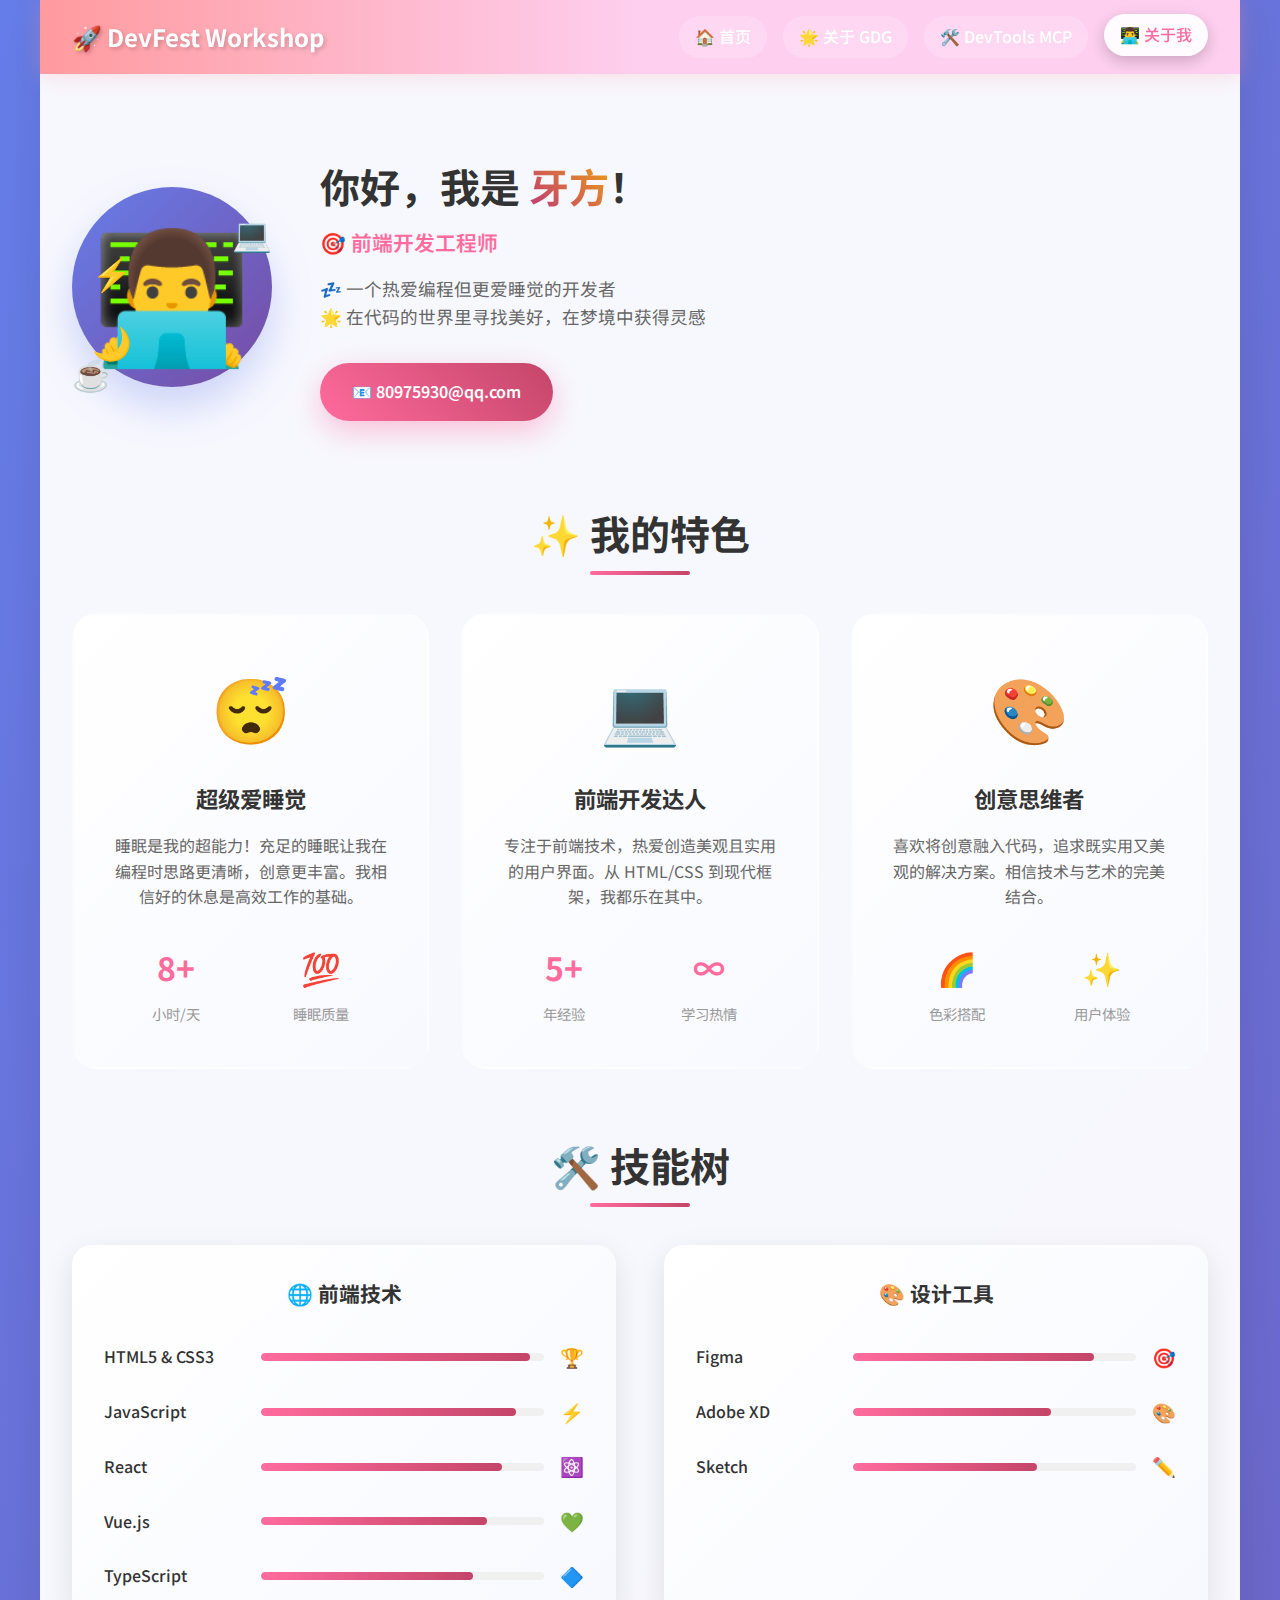
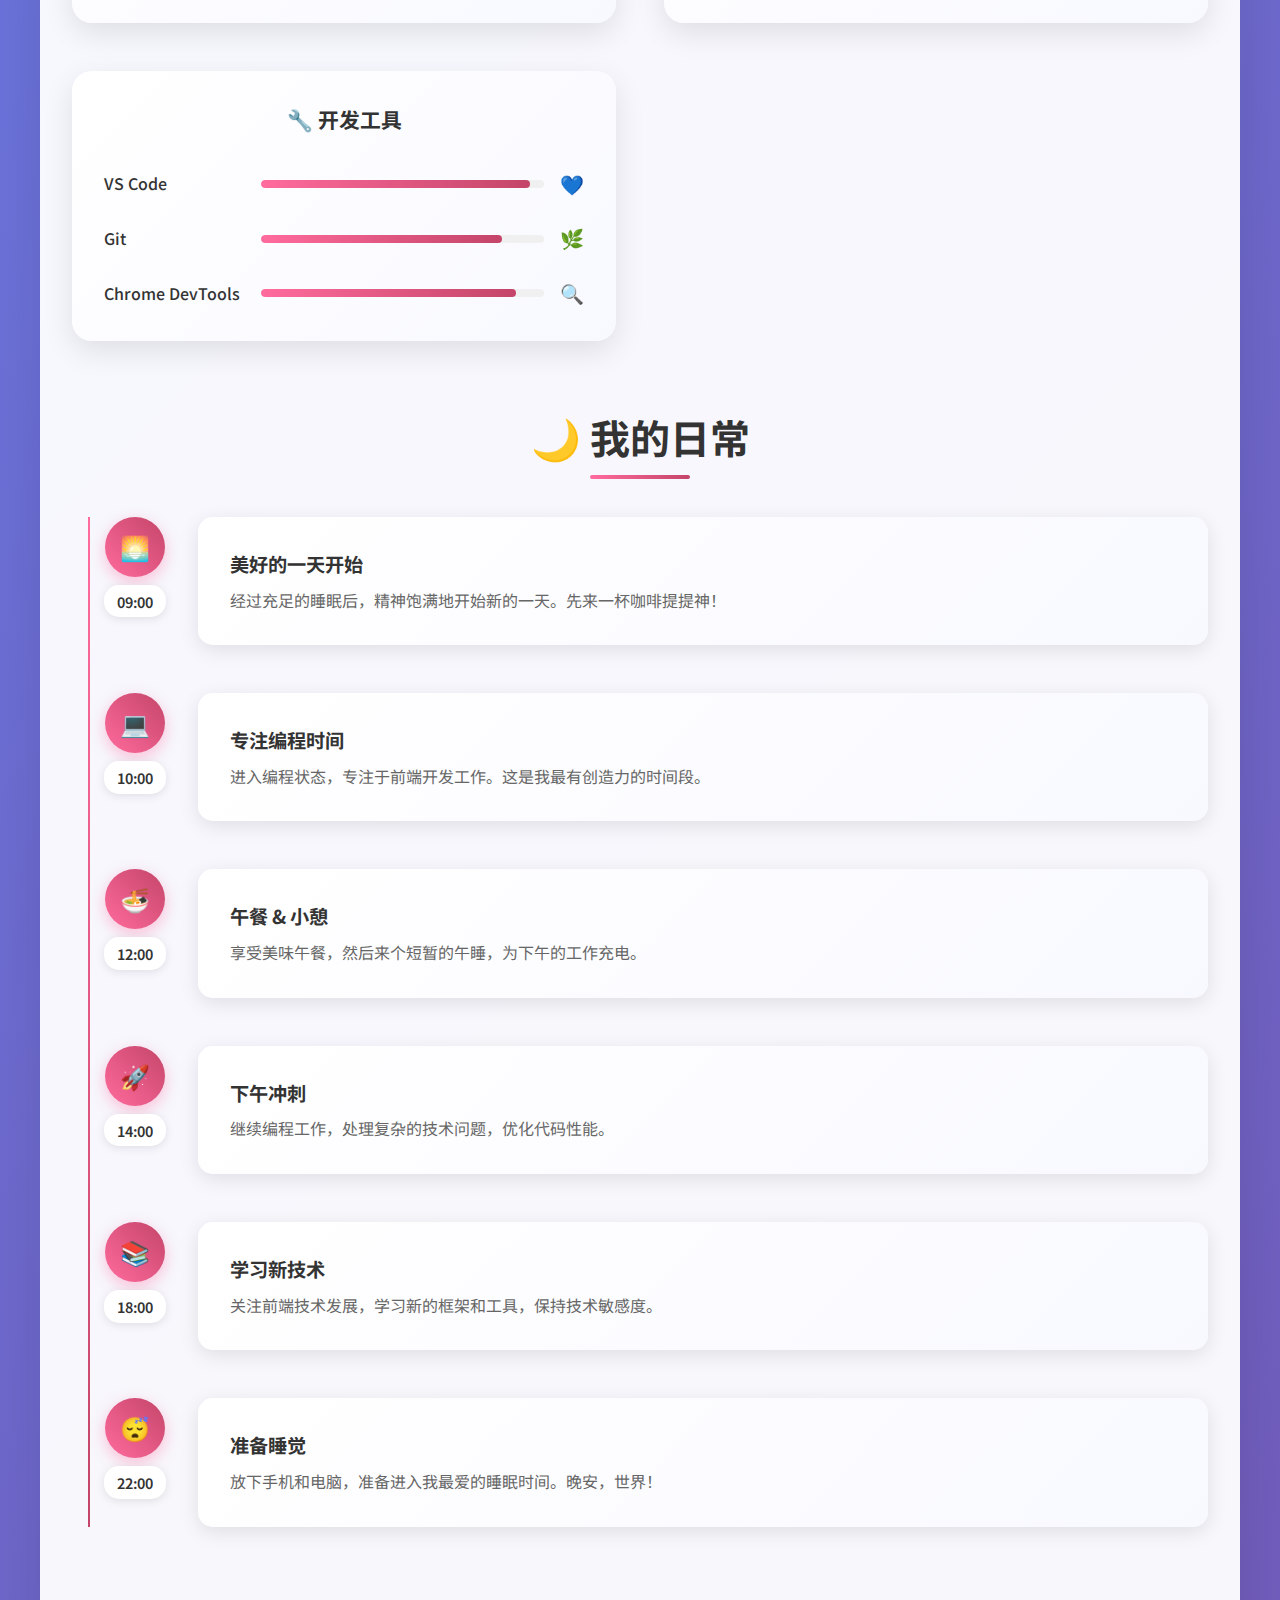
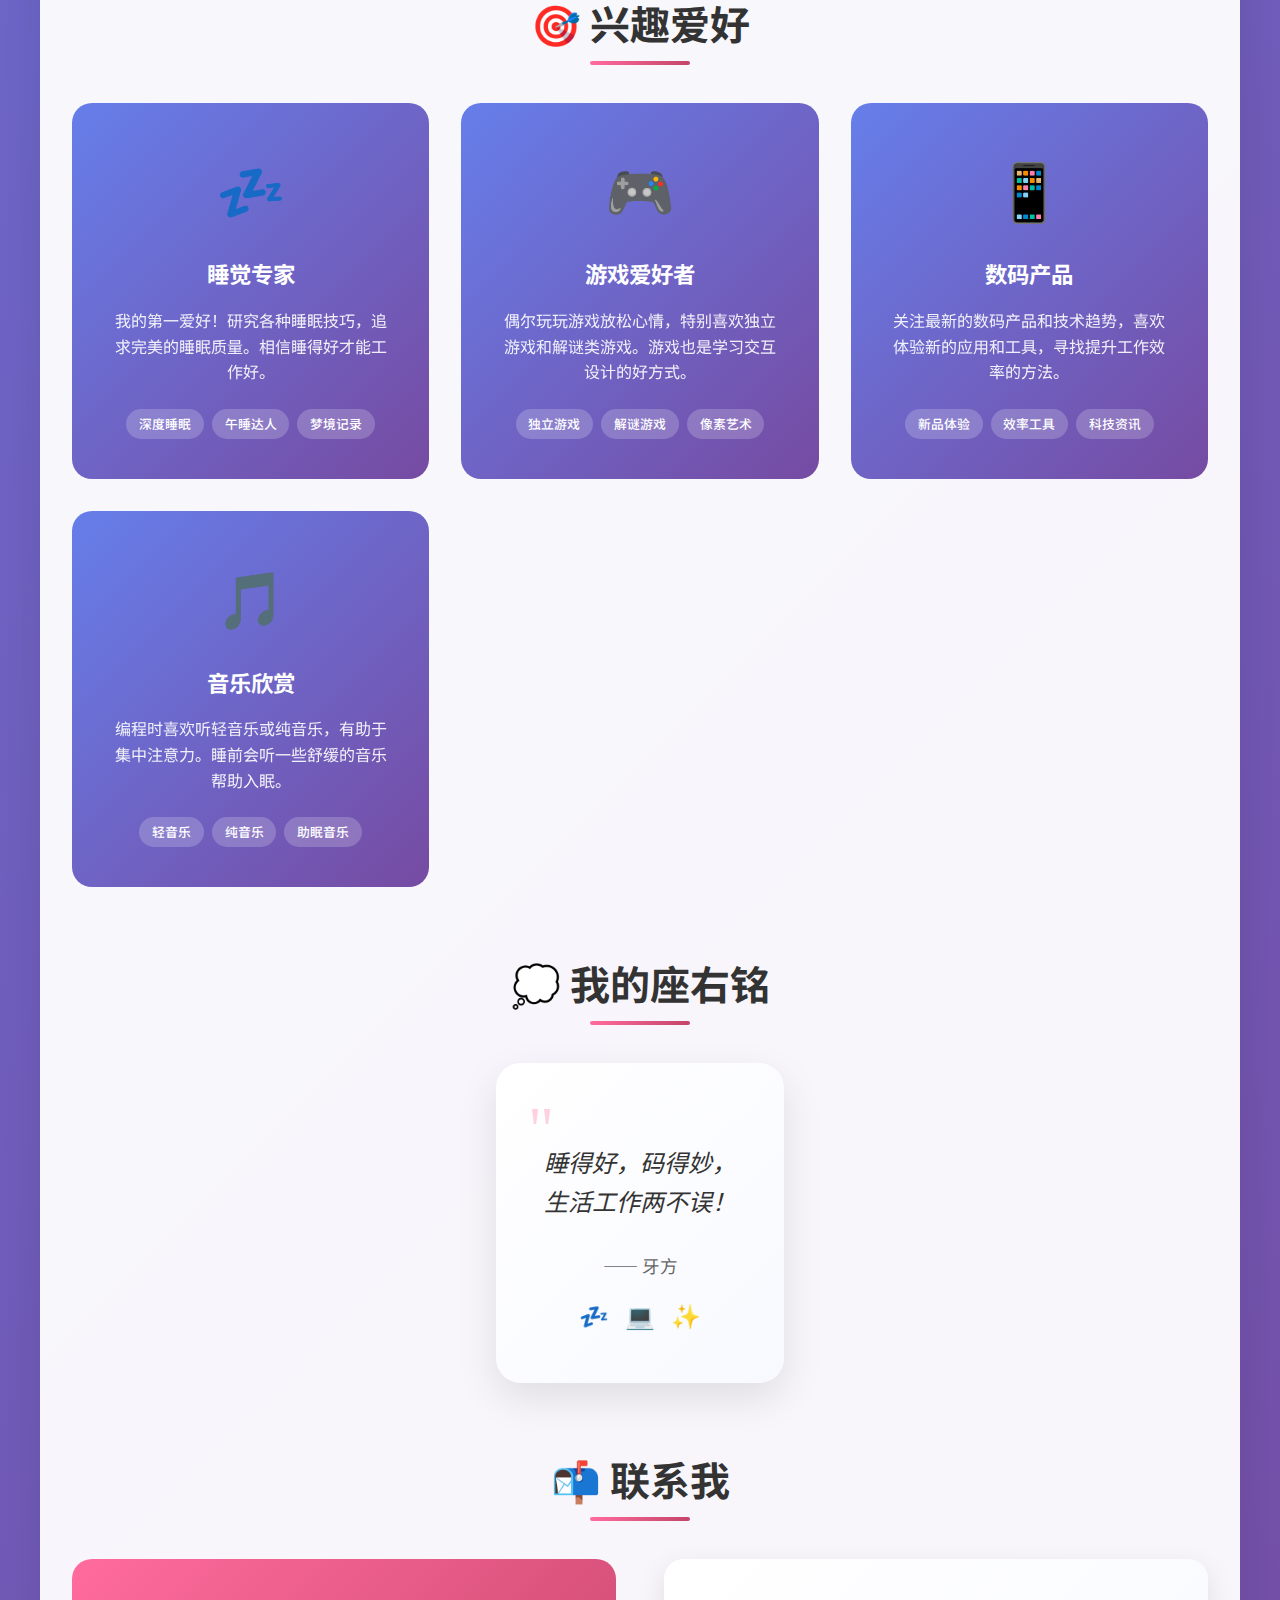
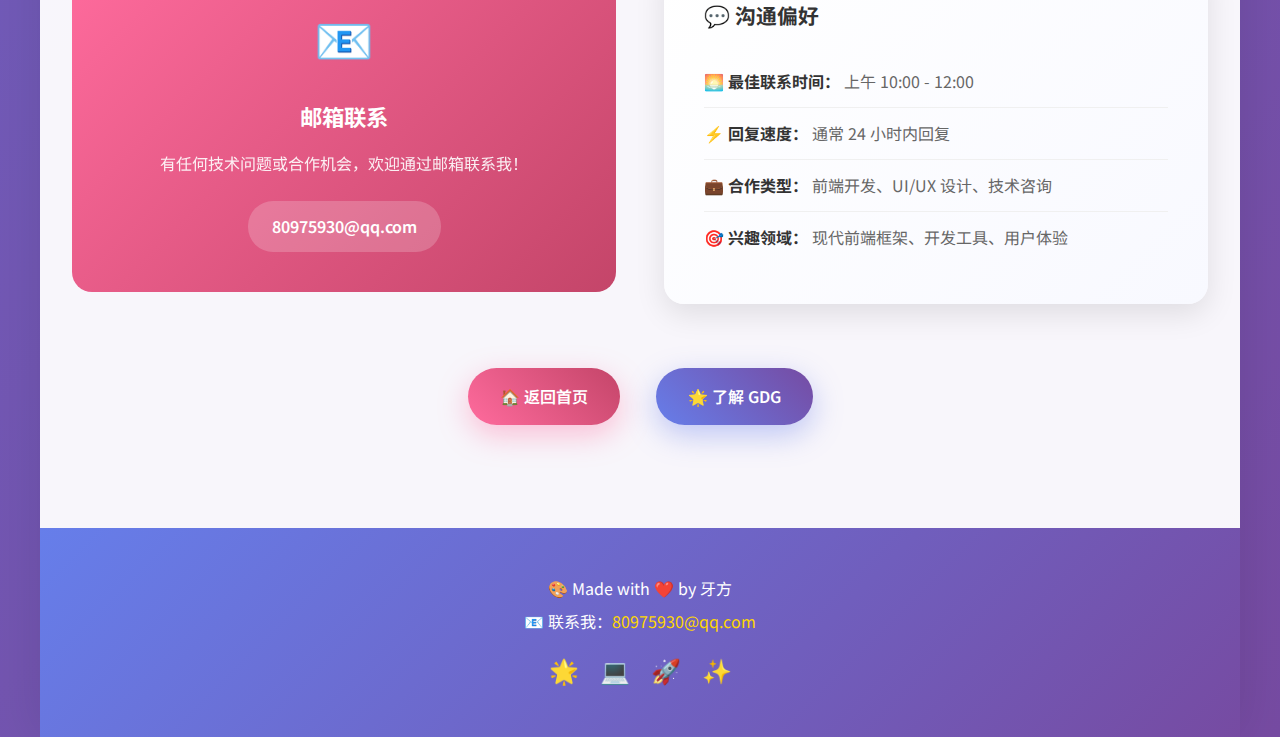
<file: profile.html>
<!DOCTYPE html>
<html lang="zh-CN">
<head>
    <meta charset="UTF-8">
    <meta name="viewport" content="width=device-width, initial-scale=1.0">
    <title>👨‍💻 关于牙方 - 爱睡觉的前端开发工程师</title>
    <link rel="stylesheet" href="styles.css">
    <link href="https://fonts.googleapis.com/css2?family=Noto+Sans+SC:wght@300;400;500;700&display=swap" rel="stylesheet">
</head>
<body>
    <div class="container">
        <!-- 导航栏 -->
        <nav class="navbar">
            <div class="nav-brand">
                <span class="logo">🚀 DevFest Workshop</span>
            </div>
            <div class="nav-links">
                <a href="index.html" class="nav-link">🏠 首页</a>
                <a href="gdg.html" class="nav-link">🌟 关于 GDG</a>
                <a href="devtools.html" class="nav-link">🛠️ DevTools MCP</a>
                <a href="profile.html" class="nav-link active">👨‍💻 关于我</a>
            </div>
        </nav>

        <!-- 主要内容 -->
        <main class="main-content">
            <!-- 个人介绍头部 -->
            <section class="profile-header">
                <div class="profile-avatar">
                    <div class="avatar-container">
                        <div class="avatar-emoji">👨‍💻</div>
                        <div class="avatar-decoration">
                            <div class="floating-icon">💻</div>
                            <div class="floating-icon">☕</div>
                            <div class="floating-icon">🌙</div>
                            <div class="floating-icon">⚡</div>
                        </div>
                    </div>
                </div>
                <div class="profile-info">
                    <h1 class="profile-name">
                        你好，我是 <span class="gradient-text">牙方</span>！
                    </h1>
                    <p class="profile-title">🎯 前端开发工程师</p>
                    <p class="profile-subtitle">
                        💤 一个热爱编程但更爱睡觉的开发者
                        <br>
                        🌟 在代码的世界里寻找美好，在梦境中获得灵感
                    </p>
                    <div class="profile-contact">
                        <a href="mailto:80975930@qq.com" class="contact-btn">
                            📧 80975930@qq.com
                        </a>
                    </div>
                </div>
            </section>

            <!-- 个人特色 -->
            <section class="content-section">
                <h2 class="section-title">✨ 我的特色</h2>
                <div class="traits-grid">
                    <div class="trait-card sleep">
                        <div class="trait-icon">😴</div>
                        <h3>超级爱睡觉</h3>
                        <p>睡眠是我的超能力！充足的睡眠让我在编程时思路更清晰，创意更丰富。我相信好的休息是高效工作的基础。</p>
                        <div class="trait-stats">
                            <div class="stat">
                                <span class="stat-number">8+</span>
                                <span class="stat-label">小时/天</span>
                            </div>
                            <div class="stat">
                                <span class="stat-number">💯</span>
                                <span class="stat-label">睡眠质量</span>
                            </div>
                        </div>
                    </div>
                    <div class="trait-card coding">
                        <div class="trait-icon">💻</div>
                        <h3>前端开发达人</h3>
                        <p>专注于前端技术，热爱创造美观且实用的用户界面。从 HTML/CSS 到现代框架，我都乐在其中。</p>
                        <div class="trait-stats">
                            <div class="stat">
                                <span class="stat-number">5+</span>
                                <span class="stat-label">年经验</span>
                            </div>
                            <div class="stat">
                                <span class="stat-number">∞</span>
                                <span class="stat-label">学习热情</span>
                            </div>
                        </div>
                    </div>
                    <div class="trait-card creative">
                        <div class="trait-icon">🎨</div>
                        <h3>创意思维者</h3>
                        <p>喜欢将创意融入代码，追求既实用又美观的解决方案。相信技术与艺术的完美结合。</p>
                        <div class="trait-stats">
                            <div class="stat">
                                <span class="stat-number">🌈</span>
                                <span class="stat-label">色彩搭配</span>
                            </div>
                            <div class="stat">
                                <span class="stat-number">✨</span>
                                <span class="stat-label">用户体验</span>
                            </div>
                        </div>
                    </div>
                </div>
            </section>

            <!-- 技能展示 -->
            <section class="content-section">
                <h2 class="section-title">🛠️ 技能树</h2>
                <div class="skills-container">
                    <div class="skill-category">
                        <h3>🌐 前端技术</h3>
                        <div class="skills-list">
                            <div class="skill-item expert">
                                <span class="skill-name">HTML5 & CSS3</span>
                                <div class="skill-level">
                                    <div class="skill-bar" style="width: 95%"></div>
                                </div>
                                <span class="skill-emoji">🏆</span>
                            </div>
                            <div class="skill-item expert">
                                <span class="skill-name">JavaScript</span>
                                <div class="skill-level">
                                    <div class="skill-bar" style="width: 90%"></div>
                                </div>
                                <span class="skill-emoji">⚡</span>
                            </div>
                            <div class="skill-item advanced">
                                <span class="skill-name">React</span>
                                <div class="skill-level">
                                    <div class="skill-bar" style="width: 85%"></div>
                                </div>
                                <span class="skill-emoji">⚛️</span>
                            </div>
                            <div class="skill-item advanced">
                                <span class="skill-name">Vue.js</span>
                                <div class="skill-level">
                                    <div class="skill-bar" style="width: 80%"></div>
                                </div>
                                <span class="skill-emoji">💚</span>
                            </div>
                            <div class="skill-item intermediate">
                                <span class="skill-name">TypeScript</span>
                                <div class="skill-level">
                                    <div class="skill-bar" style="width: 75%"></div>
                                </div>
                                <span class="skill-emoji">🔷</span>
                            </div>
                        </div>
                    </div>
                    <div class="skill-category">
                        <h3>🎨 设计工具</h3>
                        <div class="skills-list">
                            <div class="skill-item advanced">
                                <span class="skill-name">Figma</span>
                                <div class="skill-level">
                                    <div class="skill-bar" style="width: 85%"></div>
                                </div>
                                <span class="skill-emoji">🎯</span>
                            </div>
                            <div class="skill-item intermediate">
                                <span class="skill-name">Adobe XD</span>
                                <div class="skill-level">
                                    <div class="skill-bar" style="width: 70%"></div>
                                </div>
                                <span class="skill-emoji">🎨</span>
                            </div>
                            <div class="skill-item intermediate">
                                <span class="skill-name">Sketch</span>
                                <div class="skill-level">
                                    <div class="skill-bar" style="width: 65%"></div>
                                </div>
                                <span class="skill-emoji">✏️</span>
                            </div>
                        </div>
                    </div>
                    <div class="skill-category">
                        <h3>🔧 开发工具</h3>
                        <div class="skills-list">
                            <div class="skill-item expert">
                                <span class="skill-name">VS Code</span>
                                <div class="skill-level">
                                    <div class="skill-bar" style="width: 95%"></div>
                                </div>
                                <span class="skill-emoji">💙</span>
                            </div>
                            <div class="skill-item advanced">
                                <span class="skill-name">Git</span>
                                <div class="skill-level">
                                    <div class="skill-bar" style="width: 85%"></div>
                                </div>
                                <span class="skill-emoji">🌿</span>
                            </div>
                            <div class="skill-item advanced">
                                <span class="skill-name">Chrome DevTools</span>
                                <div class="skill-level">
                                    <div class="skill-bar" style="width: 90%"></div>
                                </div>
                                <span class="skill-emoji">🔍</span>
                            </div>
                        </div>
                    </div>
                </div>
            </section>

            <!-- 日常生活 -->
            <section class="content-section">
                <h2 class="section-title">🌙 我的日常</h2>
                <div class="daily-timeline">
                    <div class="timeline-item">
                        <div class="time-marker">
                            <div class="time-icon">🌅</div>
                            <span class="time-text">09:00</span>
                        </div>
                        <div class="timeline-content">
                            <h3>美好的一天开始</h3>
                            <p>经过充足的睡眠后，精神饱满地开始新的一天。先来一杯咖啡提提神！</p>
                        </div>
                    </div>
                    <div class="timeline-item">
                        <div class="time-marker">
                            <div class="time-icon">💻</div>
                            <span class="time-text">10:00</span>
                        </div>
                        <div class="timeline-content">
                            <h3>专注编程时间</h3>
                            <p>进入编程状态，专注于前端开发工作。这是我最有创造力的时间段。</p>
                        </div>
                    </div>
                    <div class="timeline-item">
                        <div class="time-marker">
                            <div class="time-icon">🍜</div>
                            <span class="time-text">12:00</span>
                        </div>
                        <div class="timeline-content">
                            <h3>午餐 & 小憩</h3>
                            <p>享受美味午餐，然后来个短暂的午睡，为下午的工作充电。</p>
                        </div>
                    </div>
                    <div class="timeline-item">
                        <div class="time-marker">
                            <div class="time-icon">🚀</div>
                            <span class="time-text">14:00</span>
                        </div>
                        <div class="timeline-content">
                            <h3>下午冲刺</h3>
                            <p>继续编程工作，处理复杂的技术问题，优化代码性能。</p>
                        </div>
                    </div>
                    <div class="timeline-item">
                        <div class="time-marker">
                            <div class="time-icon">📚</div>
                            <span class="time-text">18:00</span>
                        </div>
                        <div class="timeline-content">
                            <h3>学习新技术</h3>
                            <p>关注前端技术发展，学习新的框架和工具，保持技术敏感度。</p>
                        </div>
                    </div>
                    <div class="timeline-item">
                        <div class="time-marker">
                            <div class="time-icon">😴</div>
                            <span class="time-text">22:00</span>
                        </div>
                        <div class="timeline-content">
                            <h3>准备睡觉</h3>
                            <p>放下手机和电脑，准备进入我最爱的睡眠时间。晚安，世界！</p>
                        </div>
                    </div>
                </div>
            </section>

            <!-- 兴趣爱好 -->
            <section class="content-section">
                <h2 class="section-title">🎯 兴趣爱好</h2>
                <div class="hobbies-grid">
                    <div class="hobby-card">
                        <div class="hobby-icon">💤</div>
                        <h3>睡觉专家</h3>
                        <p>我的第一爱好！研究各种睡眠技巧，追求完美的睡眠质量。相信睡得好才能工作好。</p>
                        <div class="hobby-tags">
                            <span class="tag">深度睡眠</span>
                            <span class="tag">午睡达人</span>
                            <span class="tag">梦境记录</span>
                        </div>
                    </div>
                    <div class="hobby-card">
                        <div class="hobby-icon">🎮</div>
                        <h3>游戏爱好者</h3>
                        <p>偶尔玩玩游戏放松心情，特别喜欢独立游戏和解谜类游戏。游戏也是学习交互设计的好方式。</p>
                        <div class="hobby-tags">
                            <span class="tag">独立游戏</span>
                            <span class="tag">解谜游戏</span>
                            <span class="tag">像素艺术</span>
                        </div>
                    </div>
                    <div class="hobby-card">
                        <div class="hobby-icon">📱</div>
                        <h3>数码产品</h3>
                        <p>关注最新的数码产品和技术趋势，喜欢体验新的应用和工具，寻找提升工作效率的方法。</p>
                        <div class="hobby-tags">
                            <span class="tag">新品体验</span>
                            <span class="tag">效率工具</span>
                            <span class="tag">科技资讯</span>
                        </div>
                    </div>
                    <div class="hobby-card">
                        <div class="hobby-icon">🎵</div>
                        <h3>音乐欣赏</h3>
                        <p>编程时喜欢听轻音乐或纯音乐，有助于集中注意力。睡前会听一些舒缓的音乐帮助入眠。</p>
                        <div class="hobby-tags">
                            <span class="tag">轻音乐</span>
                            <span class="tag">纯音乐</span>
                            <span class="tag">助眠音乐</span>
                        </div>
                    </div>
                </div>
            </section>

            <!-- 座右铭 -->
            <section class="content-section">
                <h2 class="section-title">💭 我的座右铭</h2>
                <div class="motto-container">
                    <div class="motto-card">
                        <div class="quote-mark">"</div>
                        <p class="motto-text">
                            睡得好，码得妙，
                            <br>
                            生活工作两不误！
                        </p>
                        <div class="motto-author">—— 牙方</div>
                        <div class="motto-decoration">
                            <span class="deco-emoji">💤</span>
                            <span class="deco-emoji">💻</span>
                            <span class="deco-emoji">✨</span>
                        </div>
                    </div>
                </div>
            </section>

            <!-- 联系方式 -->
            <section class="content-section">
                <h2 class="section-title">📬 联系我</h2>
                <div class="contact-container">
                    <div class="contact-card">
                        <div class="contact-icon">📧</div>
                        <h3>邮箱联系</h3>
                        <p>有任何技术问题或合作机会，欢迎通过邮箱联系我！</p>
                        <a href="mailto:80975930@qq.com" class="contact-link">
                            80975930@qq.com
                        </a>
                    </div>
                    <div class="contact-info">
                        <h3>💬 沟通偏好</h3>
                        <ul class="contact-preferences">
                            <li>🌅 <strong>最佳联系时间：</strong> 上午 10:00 - 12:00</li>
                            <li>⚡ <strong>回复速度：</strong> 通常 24 小时内回复</li>
                            <li>💼 <strong>合作类型：</strong> 前端开发、UI/UX 设计、技术咨询</li>
                            <li>🎯 <strong>兴趣领域：</strong> 现代前端框架、开发工具、用户体验</li>
                        </ul>
                    </div>
                </div>
            </section>

            <!-- 返回导航 -->
            <section class="back-navigation">
                <a href="index.html" class="btn btn-primary">🏠 返回首页</a>
                <a href="gdg.html" class="btn btn-secondary">🌟 了解 GDG</a>
            </section>
        </main>

        <!-- 页脚 -->
        <footer class="footer">
            <div class="footer-content">
                <p>🎨 Made with ❤️ by 牙方</p>
                <p>📧 联系我：<a href="mailto:80975930@qq.com">80975930@qq.com</a></p>
                <div class="footer-emojis">
                    <span>🌟</span>
                    <span>💻</span>
                    <span>🚀</span>
                    <span>✨</span>
                </div>
            </div>
        </footer>
    </div>

    <style>
        /* Profile 页面特定样式 */
        .profile-header {
            display: grid;
            grid-template-columns: auto 1fr;
            gap: 3rem;
            align-items: center;
            padding: 3rem 0;
            margin-bottom: 2rem;
        }

        .profile-avatar {
            display: flex;
            justify-content: center;
        }

        .avatar-container {
            position: relative;
            width: 200px;
            height: 200px;
        }

        .avatar-emoji {
            font-size: 8rem;
            display: flex;
            align-items: center;
            justify-content: center;
            width: 100%;
            height: 100%;
            background: linear-gradient(135deg, #667eea 0%, #764ba2 100%);
            border-radius: 50%;
            box-shadow: 0 20px 40px rgba(102, 126, 234, 0.3);
            animation: avatarFloat 3s ease-in-out infinite;
        }

        @keyframes avatarFloat {
            0%, 100% { transform: translateY(0px); }
            50% { transform: translateY(-10px); }
        }

        .avatar-decoration {
            position: absolute;
            top: 0;
            left: 0;
            width: 100%;
            height: 100%;
            pointer-events: none;
        }

        .floating-icon {
            position: absolute;
            font-size: 2rem;
            animation: floatAround 8s linear infinite;
        }

        .floating-icon:nth-child(1) {
            top: 10%;
            left: 80%;
            animation-delay: 0s;
        }

        .floating-icon:nth-child(2) {
            top: 80%;
            right: 80%;
            animation-delay: 2s;
        }

        .floating-icon:nth-child(3) {
            bottom: 10%;
            left: 10%;
            animation-delay: 4s;
        }

        .floating-icon:nth-child(4) {
            top: 30%;
            left: 10%;
            animation-delay: 6s;
        }

        @keyframes floatAround {
            0% { transform: rotate(0deg) translateX(50px) rotate(0deg); }
            100% { transform: rotate(360deg) translateX(50px) rotate(-360deg); }
        }

        .profile-info {
            text-align: left;
        }

        .profile-name {
            font-size: 2.5rem;
            margin-bottom: 0.5rem;
            color: #333;
        }

        .profile-title {
            font-size: 1.3rem;
            color: #ff6b9d;
            margin-bottom: 1rem;
            font-weight: 600;
        }

        .profile-subtitle {
            font-size: 1.1rem;
            color: #666;
            line-height: 1.6;
            margin-bottom: 2rem;
        }

        .contact-btn {
            background: linear-gradient(45deg, #ff6b9d, #c44569);
            color: white;
            text-decoration: none;
            padding: 1rem 2rem;
            border-radius: 50px;
            font-weight: 600;
            transition: all 0.3s ease;
            display: inline-block;
            box-shadow: 0 10px 30px rgba(255, 107, 157, 0.4);
        }

        .contact-btn:hover {
            transform: translateY(-3px);
            box-shadow: 0 15px 40px rgba(255, 107, 157, 0.6);
        }

        .content-section {
            margin-bottom: 4rem;
        }

        .traits-grid {
            display: grid;
            grid-template-columns: repeat(auto-fit, minmax(350px, 1fr));
            gap: 2rem;
        }

        .trait-card {
            background: linear-gradient(135deg, #fff 0%, #f8f9ff 100%);
            padding: 2.5rem;
            border-radius: 25px;
            text-align: center;
            transition: all 0.3s ease;
            border: 2px solid transparent;
            position: relative;
            overflow: hidden;
        }

        .trait-card::before {
            content: '';
            position: absolute;
            top: -50%;
            left: -50%;
            width: 200%;
            height: 200%;
            background: linear-gradient(45deg, transparent, rgba(255, 107, 157, 0.1), transparent);
            transform: rotate(45deg);
            transition: all 0.6s ease;
            opacity: 0;
        }

        .trait-card:hover::before {
            animation: shine 0.6s ease-in-out;
        }

        .trait-card:hover {
            transform: translateY(-10px);
            box-shadow: 0 25px 50px rgba(0, 0, 0, 0.15);
            border-color: #ff6b9d;
        }

        .trait-icon {
            font-size: 4rem;
            margin-bottom: 1.5rem;
        }

        .trait-card h3 {
            color: #333;
            margin-bottom: 1rem;
            font-size: 1.4rem;
        }

        .trait-card p {
            color: #666;
            line-height: 1.6;
            margin-bottom: 2rem;
        }

        .trait-stats {
            display: flex;
            justify-content: space-around;
            gap: 1rem;
        }

        .stat {
            text-align: center;
        }

        .stat-number {
            display: block;
            font-size: 2rem;
            font-weight: bold;
            color: #ff6b9d;
            margin-bottom: 0.5rem;
        }

        .stat-label {
            font-size: 0.9rem;
            color: #999;
        }

        .skills-container {
            display: grid;
            grid-template-columns: repeat(auto-fit, minmax(400px, 1fr));
            gap: 3rem;
        }

        .skill-category {
            background: linear-gradient(135deg, #fff 0%, #f8f9ff 100%);
            padding: 2rem;
            border-radius: 20px;
            box-shadow: 0 10px 30px rgba(0, 0, 0, 0.1);
        }

        .skill-category h3 {
            color: #333;
            margin-bottom: 2rem;
            font-size: 1.3rem;
            text-align: center;
        }

        .skills-list {
            display: flex;
            flex-direction: column;
            gap: 1.5rem;
        }

        .skill-item {
            display: flex;
            align-items: center;
            gap: 1rem;
        }

        .skill-name {
            flex: 1;
            color: #333;
            font-weight: 500;
        }

        .skill-level {
            flex: 2;
            background: #f0f0f0;
            border-radius: 10px;
            height: 8px;
            position: relative;
            overflow: hidden;
        }

        .skill-bar {
            height: 100%;
            background: linear-gradient(90deg, #ff6b9d, #c44569);
            border-radius: 10px;
            transition: width 1s ease-in-out;
            position: relative;
        }

        .skill-bar::after {
            content: '';
            position: absolute;
            top: 0;
            left: -100%;
            width: 100%;
            height: 100%;
            background: linear-gradient(90deg, transparent, rgba(255, 255, 255, 0.4), transparent);
            animation: skillShine 2s ease-in-out infinite;
        }

        @keyframes skillShine {
            0% { left: -100%; }
            100% { left: 100%; }
        }

        .skill-emoji {
            font-size: 1.2rem;
        }

        .daily-timeline {
            position: relative;
            padding-left: 2rem;
        }

        .daily-timeline::before {
            content: '';
            position: absolute;
            left: 1rem;
            top: 0;
            bottom: 0;
            width: 2px;
            background: linear-gradient(180deg, #ff6b9d, #c44569);
        }

        .timeline-item {
            display: flex;
            align-items: flex-start;
            gap: 2rem;
            margin-bottom: 3rem;
            position: relative;
        }

        .time-marker {
            display: flex;
            flex-direction: column;
            align-items: center;
            gap: 0.5rem;
            position: relative;
            z-index: 2;
        }

        .time-icon {
            background: linear-gradient(45deg, #ff6b9d, #c44569);
            color: white;
            width: 60px;
            height: 60px;
            border-radius: 50%;
            display: flex;
            align-items: center;
            justify-content: center;
            font-size: 1.5rem;
            box-shadow: 0 5px 15px rgba(255, 107, 157, 0.4);
        }

        .time-text {
            background: white;
            padding: 0.3rem 0.8rem;
            border-radius: 15px;
            font-size: 0.9rem;
            font-weight: 600;
            color: #333;
            box-shadow: 0 2px 10px rgba(0, 0, 0, 0.1);
        }

        .timeline-content {
            background: linear-gradient(135deg, #fff 0%, #f8f9ff 100%);
            padding: 2rem;
            border-radius: 15px;
            flex: 1;
            box-shadow: 0 5px 20px rgba(0, 0, 0, 0.1);
            transition: all 0.3s ease;
        }

        .timeline-content:hover {
            transform: translateY(-5px);
            box-shadow: 0 10px 30px rgba(0, 0, 0, 0.15);
        }

        .timeline-content h3 {
            color: #333;
            margin-bottom: 0.5rem;
            font-size: 1.2rem;
        }

        .timeline-content p {
            color: #666;
            line-height: 1.6;
        }

        .hobbies-grid {
            display: grid;
            grid-template-columns: repeat(auto-fit, minmax(300px, 1fr));
            gap: 2rem;
        }

        .hobby-card {
            background: linear-gradient(135deg, #667eea 0%, #764ba2 100%);
            color: white;
            padding: 2.5rem;
            border-radius: 20px;
            text-align: center;
            transition: all 0.3s ease;
            position: relative;
            overflow: hidden;
        }

        .hobby-card::before {
            content: '';
            position: absolute;
            top: -50%;
            left: -50%;
            width: 200%;
            height: 200%;
            background: linear-gradient(45deg, transparent, rgba(255, 255, 255, 0.1), transparent);
            transform: rotate(45deg);
            transition: all 0.6s ease;
            opacity: 0;
        }

        .hobby-card:hover::before {
            animation: shine 0.6s ease-in-out;
        }

        .hobby-card:hover {
            transform: translateY(-10px) scale(1.02);
            box-shadow: 0 25px 50px rgba(102, 126, 234, 0.3);
        }

        .hobby-icon {
            font-size: 3.5rem;
            margin-bottom: 1.5rem;
        }

        .hobby-card h3 {
            font-size: 1.4rem;
            margin-bottom: 1rem;
        }

        .hobby-card p {
            font-size: 1rem;
            opacity: 0.9;
            line-height: 1.6;
            margin-bottom: 1.5rem;
        }

        .hobby-tags {
            display: flex;
            flex-wrap: wrap;
            gap: 0.5rem;
            justify-content: center;
        }

        .hobby-tags .tag {
            background: rgba(255, 255, 255, 0.2);
            color: white;
            padding: 0.3rem 0.8rem;
            border-radius: 15px;
            font-size: 0.8rem;
            font-weight: 500;
        }

        .motto-container {
            display: flex;
            justify-content: center;
            margin: 2rem 0;
        }

        .motto-card {
            background: linear-gradient(135deg, #fff 0%, #f8f9ff 100%);
            padding: 3rem;
            border-radius: 25px;
            text-align: center;
            box-shadow: 0 15px 40px rgba(0, 0, 0, 0.1);
            position: relative;
            max-width: 600px;
        }

        .quote-mark {
            font-size: 4rem;
            color: #ff6b9d;
            opacity: 0.3;
            position: absolute;
            top: 1rem;
            left: 2rem;
            font-family: serif;
        }

        .motto-text {
            font-size: 1.5rem;
            color: #333;
            line-height: 1.6;
            margin: 2rem 0;
            font-style: italic;
            position: relative;
            z-index: 2;
        }

        .motto-author {
            color: #666;
            font-size: 1.1rem;
            margin-bottom: 1rem;
        }

        .motto-decoration {
            display: flex;
            justify-content: center;
            gap: 1rem;
        }

        .deco-emoji {
            font-size: 1.5rem;
            animation: bounce 2s ease-in-out infinite;
        }

        .deco-emoji:nth-child(1) { animation-delay: 0s; }
        .deco-emoji:nth-child(2) { animation-delay: 0.3s; }
        .deco-emoji:nth-child(3) { animation-delay: 0.6s; }

        .contact-container {
            display: grid;
            grid-template-columns: 1fr 1fr;
            gap: 3rem;
            align-items: start;
        }

        .contact-card {
            background: linear-gradient(135deg, #ff6b9d 0%, #c44569 100%);
            color: white;
            padding: 2.5rem;
            border-radius: 20px;
            text-align: center;
            transition: all 0.3s ease;
        }

        .contact-card:hover {
            transform: translateY(-10px);
            box-shadow: 0 20px 40px rgba(255, 107, 157, 0.4);
        }

        .contact-icon {
            font-size: 3rem;
            margin-bottom: 1.5rem;
        }

        .contact-card h3 {
            font-size: 1.4rem;
            margin-bottom: 1rem;
        }

        .contact-card p {
            font-size: 1rem;
            opacity: 0.9;
            line-height: 1.6;
            margin-bottom: 1.5rem;
        }

        .contact-link {
            background: rgba(255, 255, 255, 0.2);
            color: white;
            text-decoration: none;
            padding: 0.8rem 1.5rem;
            border-radius: 25px;
            font-weight: 600;
            transition: all 0.3s ease;
            display: inline-block;
        }

        .contact-link:hover {
            background: rgba(255, 255, 255, 0.3);
            transform: translateY(-2px);
        }

        .contact-info {
            background: linear-gradient(135deg, #fff 0%, #f8f9ff 100%);
            padding: 2.5rem;
            border-radius: 20px;
            box-shadow: 0 10px 30px rgba(0, 0, 0, 0.1);
        }

        .contact-info h3 {
            color: #333;
            margin-bottom: 1.5rem;
            font-size: 1.3rem;
        }

        .contact-preferences {
            list-style: none;
            padding: 0;
        }

        .contact-preferences li {
            padding: 0.8rem 0;
            color: #666;
            line-height: 1.6;
            border-bottom: 1px solid #f0f0f0;
        }

        .contact-preferences li:last-child {
            border-bottom: none;
        }

        .contact-preferences strong {
            color: #333;
        }

        .back-navigation {
            text-align: center;
            margin-top: 3rem;
        }

        .back-navigation .btn {
            margin: 0 1rem;
        }

        /* 响应式设计 */
        @media (max-width: 768px) {
            .profile-header {
                grid-template-columns: 1fr;
                text-align: center;
                gap: 2rem;
            }

            .avatar-container {
                width: 150px;
                height: 150px;
            }

            .avatar-emoji {
                font-size: 6rem;
            }

            .profile-name {
                font-size: 2rem;
            }

            .skills-container {
                grid-template-columns: 1fr;
            }

            .contact-container {
                grid-template-columns: 1fr;
            }

            .daily-timeline {
                padding-left: 1rem;
            }

            .timeline-item {
                flex-direction: column;
                text-align: center;
            }

            .time-marker {
                align-self: center;
            }
        }
    </style>
</body>
</html>
</file>
<file: styles.css>
/* 基础样式 */
* {
    margin: 0;
    padding: 0;
    box-sizing: border-box;
}

body {
    font-family: 'Noto Sans SC', -apple-system, BlinkMacSystemFont, 'Segoe UI', Roboto, sans-serif;
    line-height: 1.6;
    color: #333;
    background: linear-gradient(135deg, #667eea 0%, #764ba2 100%);
    min-height: 100vh;
}

.container {
    max-width: 1200px;
    margin: 0 auto;
    background: rgba(255, 255, 255, 0.95);
    min-height: 100vh;
    box-shadow: 0 0 50px rgba(0, 0, 0, 0.1);
}

/* 导航栏 */
.navbar {
    display: flex;
    justify-content: space-between;
    align-items: center;
    padding: 1rem 2rem;
    background: linear-gradient(90deg, #ff9a9e 0%, #fecfef 50%, #fecfef 100%);
    box-shadow: 0 2px 20px rgba(255, 154, 158, 0.3);
    position: sticky;
    top: 0;
    z-index: 100;
}

.nav-brand .logo {
    font-size: 1.5rem;
    font-weight: 700;
    color: #fff;
    text-shadow: 2px 2px 4px rgba(0, 0, 0, 0.2);
}

.nav-links {
    display: flex;
    gap: 1rem;
}

.nav-link {
    text-decoration: none;
    color: #fff;
    padding: 0.5rem 1rem;
    border-radius: 25px;
    transition: all 0.3s ease;
    font-weight: 500;
    background: rgba(255, 255, 255, 0.2);
    backdrop-filter: blur(10px);
}

.nav-link:hover,
.nav-link.active {
    background: rgba(255, 255, 255, 0.9);
    color: #ff6b9d;
    transform: translateY(-2px);
    box-shadow: 0 5px 15px rgba(0, 0, 0, 0.2);
}

/* 主要内容 */
.main-content {
    padding: 2rem;
}

/* 英雄区域 */
.hero {
    text-align: center;
    padding: 4rem 0;
    position: relative;
    overflow: hidden;
}

.hero-title {
    font-size: 3rem;
    margin-bottom: 1rem;
    color: #333;
    line-height: 1.2;
}

.gradient-text {
    background: linear-gradient(45deg, #ff6b9d, #c44569, #f8b500, #ff6b9d);
    background-size: 300% 300%;
    -webkit-background-clip: text;
    -webkit-text-fill-color: transparent;
    background-clip: text;
    animation: gradientShift 3s ease-in-out infinite;
}

@keyframes gradientShift {
    0%, 100% { background-position: 0% 50%; }
    50% { background-position: 100% 50%; }
}

.hero-subtitle {
    font-size: 1.2rem;
    color: #666;
    margin-bottom: 2rem;
    max-width: 600px;
    margin-left: auto;
    margin-right: auto;
}

.hero-buttons {
    display: flex;
    gap: 1rem;
    justify-content: center;
    flex-wrap: wrap;
}

.btn {
    text-decoration: none;
    padding: 1rem 2rem;
    border-radius: 50px;
    font-weight: 600;
    transition: all 0.3s ease;
    display: inline-block;
    position: relative;
    overflow: hidden;
}

.btn-primary {
    background: linear-gradient(45deg, #ff6b9d, #c44569);
    color: white;
    box-shadow: 0 10px 30px rgba(255, 107, 157, 0.4);
}

.btn-secondary {
    background: linear-gradient(45deg, #667eea, #764ba2);
    color: white;
    box-shadow: 0 10px 30px rgba(102, 126, 234, 0.4);
}

.btn:hover {
    transform: translateY(-3px);
    box-shadow: 0 15px 40px rgba(0, 0, 0, 0.3);
}

/* 浮动表情符号 */
.hero-emoji {
    position: absolute;
    top: 0;
    left: 0;
    width: 100%;
    height: 100%;
    pointer-events: none;
    z-index: -1;
}

.floating-emoji {
    position: absolute;
    font-size: 2rem;
    animation: float 6s ease-in-out infinite;
    opacity: 0.7;
}

.floating-emoji:nth-child(1) {
    top: 20%;
    left: 10%;
    animation-delay: 0s;
}

.floating-emoji:nth-child(2) {
    top: 60%;
    right: 15%;
    animation-delay: 1s;
}

.floating-emoji:nth-child(3) {
    top: 30%;
    right: 25%;
    animation-delay: 2s;
}

.floating-emoji:nth-child(4) {
    bottom: 30%;
    left: 20%;
    animation-delay: 3s;
}

.floating-emoji:nth-child(5) {
    top: 70%;
    left: 60%;
    animation-delay: 4s;
}

@keyframes float {
    0%, 100% {
        transform: translateY(0px) rotate(0deg);
    }
    33% {
        transform: translateY(-20px) rotate(5deg);
    }
    66% {
        transform: translateY(10px) rotate(-5deg);
    }
}

/* 区域标题 */
.section-title {
    text-align: center;
    font-size: 2.5rem;
    margin-bottom: 3rem;
    color: #333;
    position: relative;
}

.section-title::after {
    content: '';
    position: absolute;
    bottom: -10px;
    left: 50%;
    transform: translateX(-50%);
    width: 100px;
    height: 4px;
    background: linear-gradient(90deg, #ff6b9d, #c44569);
    border-radius: 2px;
}

/* 信息网格 */
.info-grid {
    display: grid;
    grid-template-columns: repeat(auto-fit, minmax(250px, 1fr));
    gap: 2rem;
    margin-bottom: 4rem;
}

.info-card {
    background: linear-gradient(135deg, #fff 0%, #f8f9ff 100%);
    padding: 2rem;
    border-radius: 20px;
    text-align: center;
    box-shadow: 0 10px 30px rgba(0, 0, 0, 0.1);
    transition: all 0.3s ease;
    border: 2px solid transparent;
}

.info-card:hover {
    transform: translateY(-10px);
    box-shadow: 0 20px 40px rgba(0, 0, 0, 0.15);
    border-color: #ff6b9d;
}

.card-icon {
    font-size: 3rem;
    margin-bottom: 1rem;
}

.info-card h3 {
    font-size: 1.3rem;
    margin-bottom: 0.5rem;
    color: #333;
}

.info-card p {
    color: #666;
    font-size: 1rem;
}

/* 亮点网格 */
.highlights-grid {
    display: grid;
    grid-template-columns: repeat(auto-fit, minmax(300px, 1fr));
    gap: 2rem;
    margin-bottom: 4rem;
}

.highlight-card {
    background: linear-gradient(135deg, #667eea 0%, #764ba2 100%);
    color: white;
    padding: 2.5rem;
    border-radius: 25px;
    text-align: center;
    transition: all 0.3s ease;
    position: relative;
    overflow: hidden;
}

.highlight-card::before {
    content: '';
    position: absolute;
    top: -50%;
    left: -50%;
    width: 200%;
    height: 200%;
    background: linear-gradient(45deg, transparent, rgba(255, 255, 255, 0.1), transparent);
    transform: rotate(45deg);
    transition: all 0.6s ease;
    opacity: 0;
}

.highlight-card:hover::before {
    animation: shine 0.6s ease-in-out;
}

@keyframes shine {
    0% {
        transform: translateX(-100%) translateY(-100%) rotate(45deg);
        opacity: 0;
    }
    50% {
        opacity: 1;
    }
    100% {
        transform: translateX(100%) translateY(100%) rotate(45deg);
        opacity: 0;
    }
}

.highlight-card:hover {
    transform: translateY(-10px) scale(1.02);
    box-shadow: 0 25px 50px rgba(102, 126, 234, 0.3);
}

.highlight-icon {
    font-size: 3.5rem;
    margin-bottom: 1rem;
}

.highlight-card h3 {
    font-size: 1.5rem;
    margin-bottom: 1rem;
}

.highlight-card p {
    font-size: 1rem;
    opacity: 0.9;
    line-height: 1.6;
}

/* 导航卡片 */
.nav-cards {
    display: grid;
    grid-template-columns: repeat(auto-fit, minmax(350px, 1fr));
    gap: 2rem;
    margin-bottom: 4rem;
}

.nav-card {
    background: linear-gradient(135deg, #fff 0%, #f8f9ff 100%);
    padding: 2rem;
    border-radius: 20px;
    text-decoration: none;
    color: #333;
    transition: all 0.3s ease;
    border: 2px solid #f0f0f0;
    position: relative;
    overflow: hidden;
}

.nav-card::before {
    content: '';
    position: absolute;
    top: 0;
    left: -100%;
    width: 100%;
    height: 100%;
    background: linear-gradient(90deg, transparent, rgba(255, 107, 157, 0.1), transparent);
    transition: all 0.5s ease;
}

.nav-card:hover::before {
    left: 100%;
}

.nav-card:hover {
    transform: translateY(-8px);
    box-shadow: 0 20px 40px rgba(0, 0, 0, 0.15);
    border-color: #ff6b9d;
}

.nav-card-icon {
    font-size: 3rem;
    margin-bottom: 1rem;
}

.nav-card h3 {
    font-size: 1.4rem;
    margin-bottom: 0.5rem;
    color: #333;
}

.nav-card p {
    color: #666;
    margin-bottom: 1rem;
    line-height: 1.6;
}

.nav-arrow {
    position: absolute;
    top: 2rem;
    right: 2rem;
    font-size: 1.5rem;
    color: #ff6b9d;
    transition: all 0.3s ease;
}

.nav-card:hover .nav-arrow {
    transform: translateX(5px);
}

/* 页脚 */
.footer {
    background: linear-gradient(135deg, #667eea 0%, #764ba2 100%);
    color: white;
    text-align: center;
    padding: 3rem 2rem;
    margin-top: 4rem;
}

.footer-content p {
    margin-bottom: 0.5rem;
    font-size: 1rem;
}

.footer-content a {
    color: #ffd700;
    text-decoration: none;
    transition: all 0.3s ease;
}

.footer-content a:hover {
    color: #fff;
    text-shadow: 0 0 10px rgba(255, 215, 0, 0.5);
}

.footer-emojis {
    margin-top: 1rem;
    font-size: 1.5rem;
}

.footer-emojis span {
    margin: 0 0.5rem;
    display: inline-block;
    animation: bounce 2s ease-in-out infinite;
}

.footer-emojis span:nth-child(1) { animation-delay: 0s; }
.footer-emojis span:nth-child(2) { animation-delay: 0.2s; }
.footer-emojis span:nth-child(3) { animation-delay: 0.4s; }
.footer-emojis span:nth-child(4) { animation-delay: 0.6s; }

@keyframes bounce {
    0%, 20%, 50%, 80%, 100% {
        transform: translateY(0);
    }
    40% {
        transform: translateY(-10px);
    }
    60% {
        transform: translateY(-5px);
    }
}

/* 响应式设计 */
@media (max-width: 768px) {
    .navbar {
        flex-direction: column;
        gap: 1rem;
        padding: 1rem;
    }
    
    .nav-links {
        flex-wrap: wrap;
        justify-content: center;
    }
    
    .hero-title {
        font-size: 2rem;
    }
    
    .hero-buttons {
        flex-direction: column;
        align-items: center;
    }
    
    .main-content {
        padding: 1rem;
    }
    
    .info-grid,
    .highlights-grid,
    .nav-cards {
        grid-template-columns: 1fr;
    }
}

@media (max-width: 480px) {
    .hero-title {
        font-size: 1.5rem;
    }
    
    .section-title {
        font-size: 2rem;
    }
    
    .btn {
        padding: 0.8rem 1.5rem;
        font-size: 0.9rem;
    }
}
</file>
